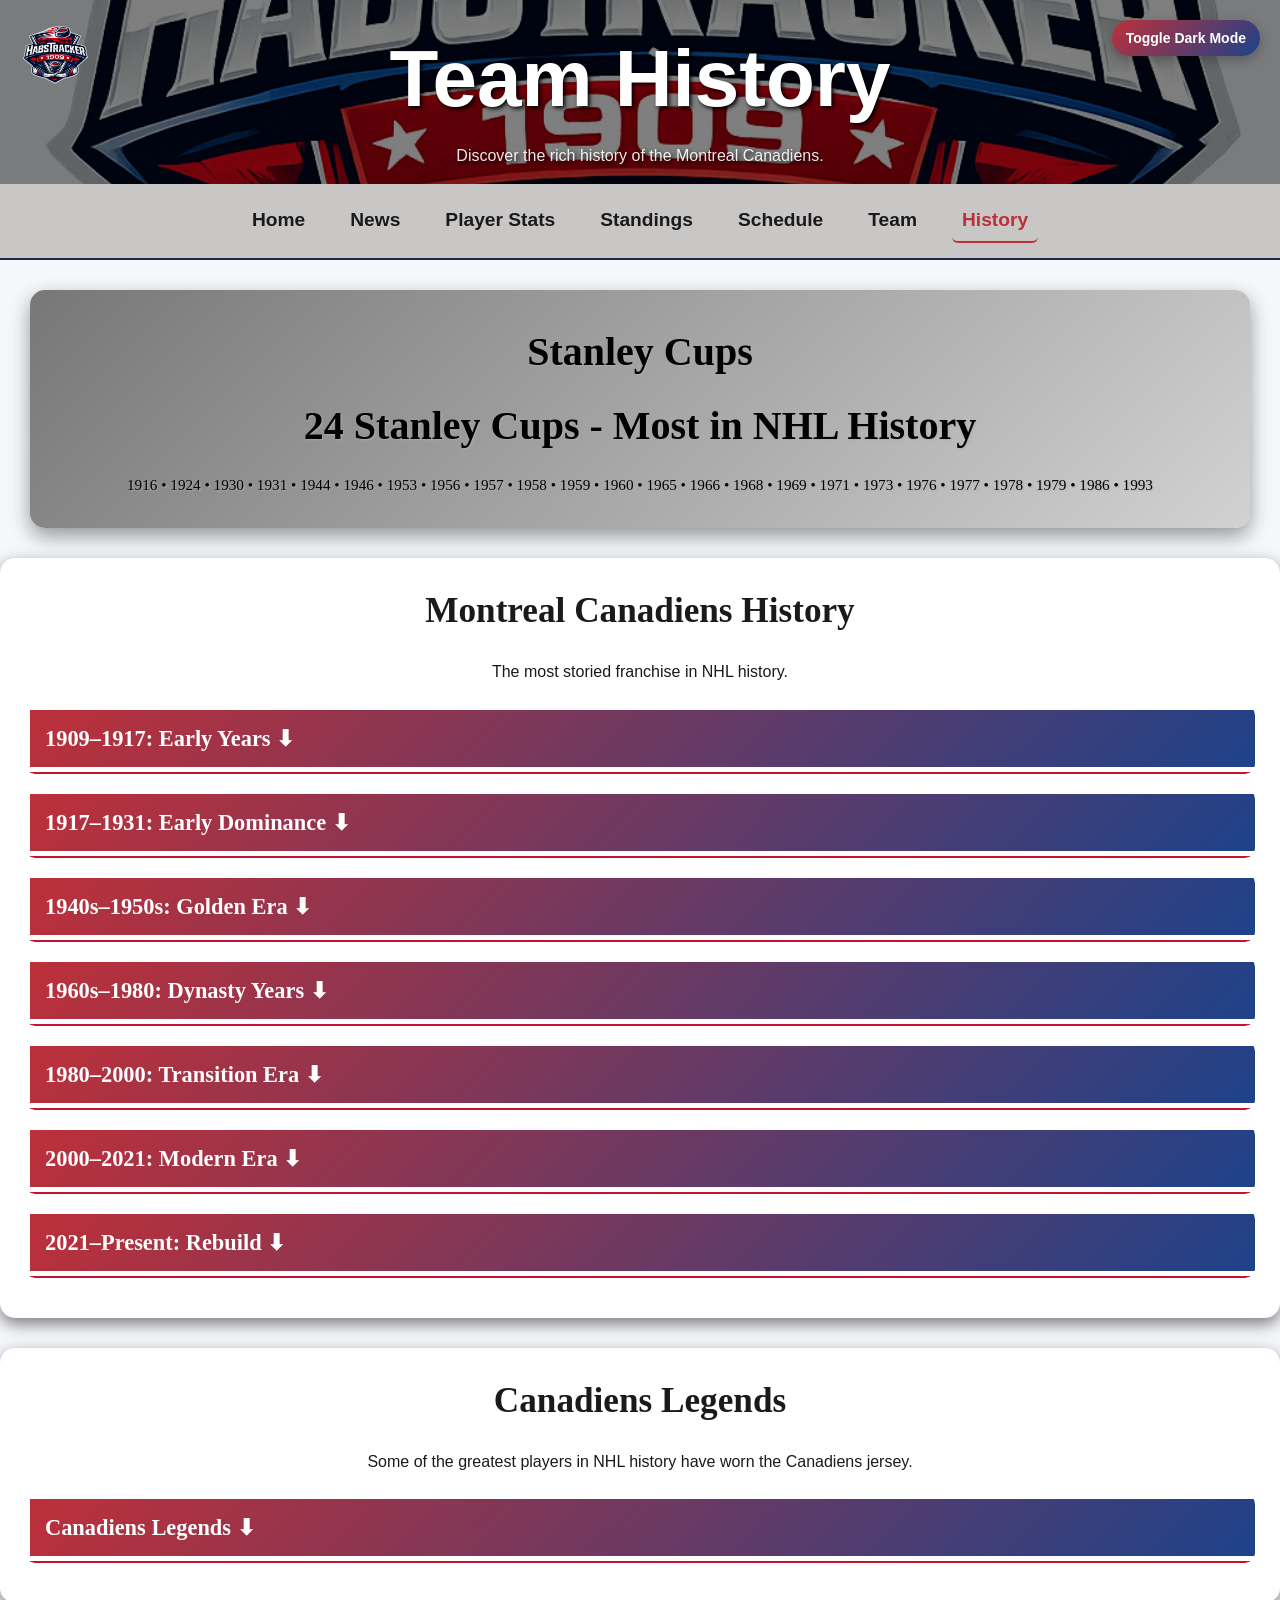
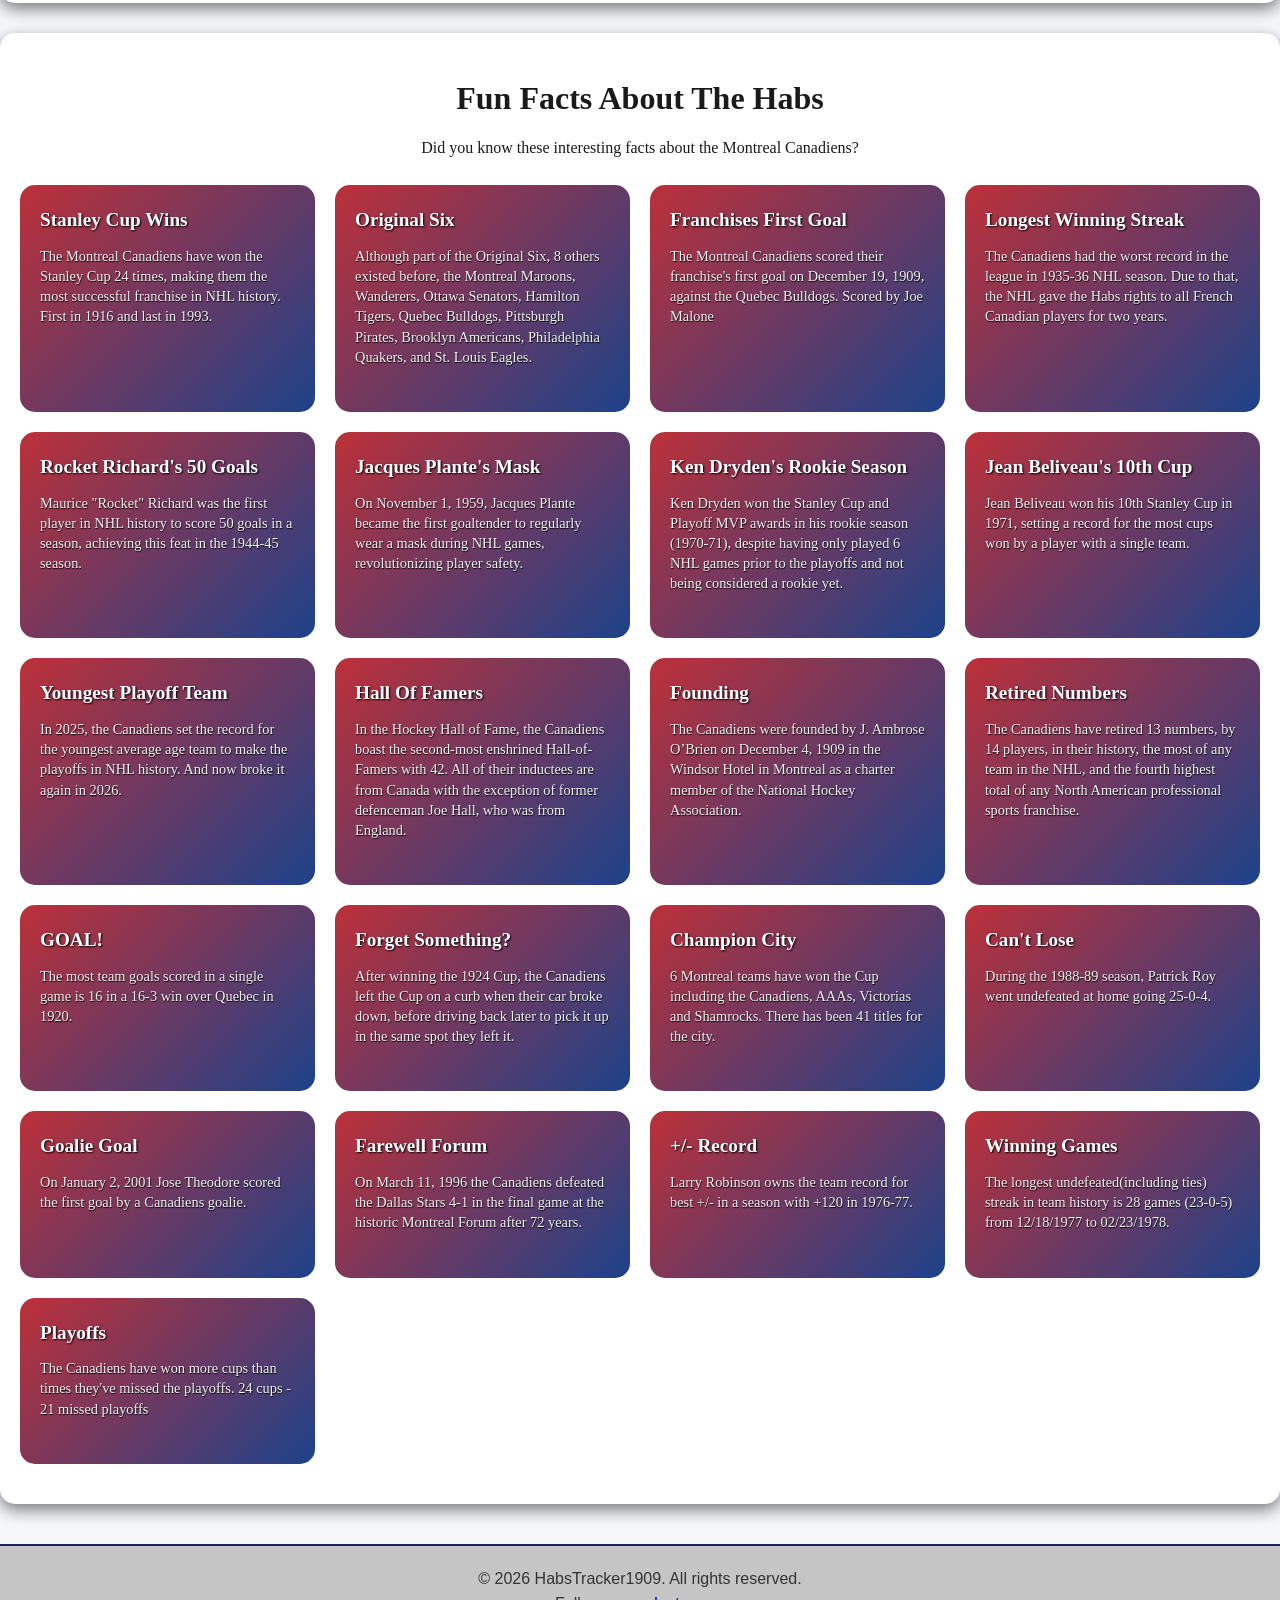
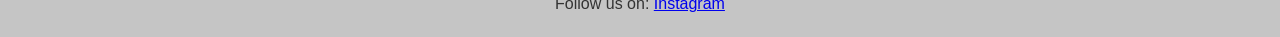
<file: history.html>
<!DOCTYPE html>
<html lang="en">
<script src="theme.js"></script>

<head>
    <script>
        (function () {
            const theme = sessionStorage.getItem("theme");

            if (theme === "dark") {
                document.documentElement.classList.add("dark-mode");
            }
        })();

        
    </script>
    <meta charset="UTF-8">
    <meta name="viewport" content="width=device-width, initial-scale=1.0">
    <title>History</title>
    <link rel="stylesheet" href="style.css">
</head>


<body>

<header style="background-image: url('HabsTracker1909Logo.png'); background-size: cover; background-position: center;">
    <div class="header-overlay">
        <img src="HabsTracker1909Logo.png" alt="Logo" class="top-logo">
        <h1>Team History</h1>
        <p class="tagline">Discover the rich history of the Montreal Canadiens.</p>
        <button class="theme-btn" type="button" onclick="toggleDarkMode()">
                Toggle Dark Mode
        </button>
    </div>
</header>

<nav>
    <a href="index.html">Home</a>
    <a href="news.html">News</a>
    <a href="player-stats.html">Player Stats</a>
    <a href="standings.html">Standings</a>
    <a href="schedule.html">Schedule</a>
    <a href="team.html">Team</a>
    <a href="history.html" class="active">History</a>
</nav>

<main>
    <section class="cup-banner">
    <h2>Stanley Cups</h2>

    <div class="cup-count">
        24 Stanley Cups - Most in NHL History
    </div>

    <div class="cup-years">
        1916 • 1924 • 1930 • 1931 • 1944 • 1946 • 1953 • 1956 • 1957 • 1958 • 1959 • 1960 • 
        1965 • 1966 • 1968 • 1969 • 1971 • 1973 • 1976 • 1977 • 1978 • 1979 • 1986 • 1993
    </div>
</section>

<section class="history">
    <h2 class="history-title">Montreal Canadiens History</h2>
    <p class="history-description">The most storied franchise in NHL history.</p>

    <!-- ERA 1 -->
    <div class="era">
        <button class="era-header">1909–1917: Early Years  ⬇</button>
        <div class="era-content">
            <p>Founded in 1909 in the Windsor Hotel as part of the NHA.</p>
            <p><strong>Key Players:</strong> Newsy Lalonde, Didier Pitre, Jack Laviolette</p>
            <p><strong>Stanley Cups:</strong> 1916</p>
        </div>
    </div>

    <!-- ERA 2 -->
    <div class="era">
        <button class="era-header">1917–1931: Early Dominance  ⬇</button>
        <div class="era-content">
            <p>The Canadiens became an early NHL powerhouse. Overcoming challenges from key players Joe Hall(Spanish Flu - 37) and Georges Vezina(Tuberculosis - 39) Passing away.</p>
            <p><strong>Key Players:</strong> Georges Vezina, Newsy Lalonde, Howie Morenz, Aurel Joliat, Joe Malone</p>
            <p><strong>Stanley Cups:</strong> 1924, 1930, 1931</p>
        </div>
    </div>

    <!-- ERA 3 -->
    <div class="era">
        <button class="era-header">1940s–1950s: Golden Era  ⬇</button>
        <div class="era-content">
            <p>The Canadiens experienced a golden era during the 1940s and 1950s, winning multiple Stanley Cups and solidifying their legacy. Winning 5 straight Stanley Cups from 1956 to 1960.
                During the 1944-45 season, Maurice "Rocket" Richard became the first player to score 50 goals in a season, and on November 1, 1959, Jacques Plante became the first goaltender to regularly wear a mask, revolutionizing the position and improving player safety.
            </p>
            <p><strong>Key Players:</strong> Maurice "Rocket" Richard, Jean Beliveau, Doug Harvey, Bernie Geoffrion, Jacques Plante</p>
            <p><strong>Stanley Cups:</strong> 1944, 1946, 1953, 1956, 1957, 1958, 1959</p>
        </div>
    </div>

    <!-- ERA 4 -->
    <div class="era">
        <button class="era-header">1960s–1980: Dynasty Years  ⬇</button>
        <div class="era-content">
            <p>The Canadiens continued to be a dominant force in the NHL during the 1960s and 1970s, winning 11 more Stanley Cups. Including 4 in a row. Goaltender Ken Dryden won the Stanley Cup and Playoff MVP awards before being considered a rookie, he had only played 6 nhl games. Jean Beliveau and Henri Richard won their 10th Stanley Cup together in 1971.</p>
            <p><strong>Key Players:</strong> Guy Lafleur, Ken Dryden, Larry Robinson, Bob Gainey, Henri Richard, Yvan Cournoyer</p>
            <p><strong>Stanley Cups:</strong> 1960, 1965, 1966, 1968, 1969, 1971, 1973, 1976, 1977, 1978, 1979</p>
        </div>
    </div>

    <!-- ERA 5 -->
    <div class="era">
        <button class="era-header">1980–2000: Transition Era  ⬇</button>
        <div class="era-content">
            <p>Post 1980 was a period of transition for the Canadiens, with the team experiencing some success but mostly challenges. Jean Beliveau won his league record 17th Stanley Cup as a member of the team's staff in 1993.</p>
            <p><strong>Key Players:</strong> Patrick Roy, Vincent Damphousse, Kirk Muller, Guy Carbonneau, Mats Naslund, Stephane Richer</p>
            <p><strong>Stanley Cups:</strong> 1986, 1993</p>
        </div>
    </div>

    <!-- ERA 6 -->
    <div class="era">
        <button class="era-header">2000–2021: Modern Era  ⬇</button>
        <div class="era-content">
            <p>In the 21st century, the Canadiens have faced ups and downs, with a focus on rebuilding and developing young talent. No cups wins and only one finals appearance in 2021. On March 12, 2019 Carey Price passed Jacques Plante for the most wins by a habs goaltender with 315</p>
            <p><strong>Key Players:</strong> Carey Price, P.K. Subban, Max Pacioretty, Brendan Gallagher, Shea Weber, Tomas Plekanec</p>
            <p><strong>Stanley Cups:</strong> None</p>
        </div>
    </div>

    <!-- ERA 7 -->
    <div class="era">
        <button class="era-header">2021–Present: Rebuild  ⬇</button>
        <div class="era-content">
            <p>The Canadiens are coming out of a rebuilding phase, focusing on developing young talent and building a competitive team for the future. They set the record for youngest average age team to make the playoffs in 2025.</p>
            <p><strong>Key Players:</strong> Cole Caufield, Nick Suzuki, Juraj Slafkovsky, Lane Hutson, Brendan Gallagher</p>
            <p><strong>Stanley Cups:</strong> None (yet)</p>
        </div>
    </div>

    
</div>

</section>

<section class="legends-section">
    <h2 class="legends-title">Canadiens Legends</h2>
    <p class="history-description">Some of the greatest players in NHL history have worn the Canadiens jersey.</p>

<!-- LEGENDS DROPDOWN -->
<div class="era">
    <button class="era-header">
    Canadiens Legends ⬇
</button>

    
    

    <div class="era-content">
        <p class="legend-description">These Players Have a combined 4446 goals, 10,573 points, 101 Stanley Cups, 1708 wins(goalies) in the NHL(all teams)</p>

        <div class="legend-grid">

            <div class="legend-card">
                <div class="legend-name">Maurice "Rocket" Richard</div>
                <div class="legend-info">544 Goals • 966 Points • 8 Cups</div>
            </div>

            <div class="legend-card">
                <div class="legend-name">Jean Béliveau</div>
                <div class="legend-info">507 Goals • 1219 Points • 10 Cups • Player</div>
                <div class="legend-info">7 Cups • Staff</div>
            </div>

            <div class="legend-card">
                <div class="legend-name">Guy Lafleur</div>
                <div class="legend-info">518 Goals • 1246 Points • 5 Cups (with Montreal)</div>
            </div>

            <div class="legend-card">
                
                <div class="legend-name">Patrick Roy</div>
                <div class="legend-info">289 Wins • 3 Vezinas • 2 Cups</div>
            </div>

            <div class="legend-card">
                <div class="legend-name">Ken Dryden</div>
                <div class="legend-info">258 Wins • 6 Cups • 5 Conn Smythes</div>
            </div>

            <div class="legend-card">
                <div class="legend-name">Henri Richard</div>
                <div class="legend-info">1046 Points • 11 Cups • "Pocket Rocket"</div>
            </div>

            <div class="legend-card">
                <div class="legend-name">Doug Harvey</div>
                <div class="legend-info">447 Points(with Montreal) • 7 Cups • 6 Norris Trophies</div>
            </div>

            <div class="legend-card">
                <div class="legend-name">Bernie Geoffrion</div>
                <div class="legend-info">768 Points(with Montreal) • 6 Cups • "Boom Boom"</div>
            </div>

            <div class="legend-card">
                <div class="legend-name">Yvan Cournoyer</div>
                <div class="legend-info">863 Points • 10 Cups • "Roadrunner"</div>
            </div>

            <div class="legend-card">
                <div class="legend-name">Bob Gainey</div>
                <div class="legend-info">1160 Games • 501 Points • 5 Cups • Defensive Forward</div>
            </div>

            <div class="legend-card">
                <div class="legend-name">Jacques Plante</div>
                <div class="legend-info">314 Wins • 6 Cups • 7 Vezinas</div>
            </div>

            <div class="legend-card">
                <div class="legend-name">Aurel Joliat</div>
                <div class="legend-info">270 Goals • 460 Points • 2 Cups • Early Star</div>
            </div>
            <div class="legend-card">
                <div class="legend-name">Howie Morenz</div>
                <div class="legend-info">467 Points • 3 Cups • Early Star</div>
            </div>

            <div class="legend-card">
                <div class="legend-name">Georges Vezina</div>
                <div class="legend-info">104 Wins • 1 Cup • Vezina Trophy Named After Him</div>
            </div>

            <div class="legend-card">
                <div class="legend-name">Carey Price</div>
                <div class="legend-info">361 Wins • 1 Hart • 1 Vezina • .917 SV% • 2.51 GAA</div>
            </div>

            <div class="legend-card">
                <div class="legend-name">Larry Robinson</div>
                <div class="legend-info">1017 Points • 6 Cups • 2 Norris Trophies</div>
            </div>

            <div class="legend-card">
                <div class="legend-name">Jacques Lemaire</div>
                <div class="legend-info">835 Points • 8 Cups • Hall of Fame</div>
            </div>
            <div class="legend-card">
                <div class="legend-name">Elmer Lach</div>
                <div class="legend-info">623 Points • 3 Cups • Part of Famous Punch Line</div>
            </div>

        </div>
        </div>

    </div>
</section>

<section class="Fun-facts">
    <h2>Fun Facts About The Habs</h2>
    <p>Did you know these interesting facts about the Montreal Canadiens?</p>
    <div class="facts">
        <div class="fact-grid">
            <div class="fact-card">
                <h3>Stanley Cup Wins</h3>
                <p>The Montreal Canadiens have won the Stanley Cup 24 times, making them the most successful franchise in NHL history. First in 1916 and last in 1993.</p>
            </div>
            <div class="fact-card">
                <h3>Original Six</h3>
                <p>Although part of the Original Six, 8 others existed before, the Montreal Maroons, Wanderers, Ottawa Senators, Hamilton Tigers, Quebec Bulldogs, Pittsburgh Pirates, Brooklyn Americans, Philadelphia Quakers, and St. Louis Eagles.</p>
            </div>
            <div class="fact-card">
                <h3>Franchises First Goal</h3>
                <p>The Montreal Canadiens scored their franchise's first goal on December 19, 1909, against the Quebec Bulldogs. Scored by Joe Malone</p>
            </div>
            <div class="fact-card">
                <h3>Longest Winning Streak</h3>
                <p>The Canadiens had the worst record in the league in 1935-36 NHL season. Due to that,
                     the NHL gave the Habs rights to all French Canadian players for two years.</p>
            </div>
            <div class="fact-card">
                <h3>Rocket Richard's 50 Goals</h3>
                <p>Maurice "Rocket" Richard was the first player in NHL history to score 50 goals in a season, achieving this feat in the 1944-45 season.</p>
            </div>
            <div class="fact-card">
                <h3>Jacques Plante's Mask</h3>
                <p>On November 1, 1959, Jacques Plante became the first goaltender to regularly wear a mask during NHL games, revolutionizing player safety.</p>
            </div>
            <div class="fact-card">
                <h3>Ken Dryden's Rookie Season</h3>
                <p>Ken Dryden won the Stanley Cup and Playoff MVP awards in his rookie season (1970-71), despite having only played 6 NHL games prior to the playoffs and not being considered a rookie yet.</p>
            </div>
            <div class="fact-card">
                <h3>Jean Beliveau's 10th Cup</h3>
                <p>Jean Beliveau won his 10th Stanley Cup in 1971, setting a record for the most cups won by a player with a single team.</p>
            </div>
            <div class="fact-card">
                <h3>Youngest Playoff Team</h3>
                <p>In 2025, the Canadiens set the record for the youngest average age team to make the playoffs in NHL history. And now broke it again in 2026.</p>
            </div>
            <div class="fact-card">
                <h3>Hall Of Famers</h3>
                <p>In the Hockey Hall of Fame, the Canadiens boast the second-most enshrined Hall-of-Famers with 42. 
                    All of their inductees are from Canada with the exception of former defenceman Joe Hall, who was from England.</p>
            </div>
            <div class="fact-card">
                <h3>Founding</h3>
                <p>The Canadiens were founded by J. Ambrose O’Brien on December 4, 1909 in the Windsor Hotel in Montreal as a charter member of the National Hockey Association.</p>
            </div>
            <div class="fact-card">
                <h3>Retired Numbers</h3>
                <p>The Canadiens have retired 13 numbers, by 14 players, in their history, the most of any team in the NHL, and the fourth highest total of any North American professional sports franchise.</p>
            </div>
            <div class="fact-card">
                <h3>GOAL!</h3>
                <p>The most team goals scored in a single game is 16 in a 16-3 win over Quebec in 1920.</p>
            </div>
            <div class="fact-card">
                <h3>Forget Something?</h3>
                <p>After winning the 1924 Cup, the Canadiens left the Cup on a curb when their car broke down, before driving back later to pick it up in the same spot they left it.</p>
            </div>
            <div class="fact-card">
                <h3>Champion City</h3>
                <p>6 Montreal teams have won the Cup including the Canadiens, AAAs, Victorias and Shamrocks. There has been 41 titles for the city.</p>
            </div>
            <div class="fact-card">
                <h3>Can't Lose</h3>
                <p>During the 1988-89 season, Patrick Roy went undefeated at home going 25-0-4.</p>
            </div>
            <div class="fact-card">
                <h3>Goalie Goal</h3>
                <p>On January 2, 2001 Jose Theodore scored the first goal by a Canadiens goalie.</p>
            </div>
            <div class="fact-card">
                <h3>Farewell Forum</h3>
                <p>On March 11, 1996 the Canadiens defeated the Dallas Stars 4-1 in the final game at the historic Montreal Forum after 72 years.</p>
            </div>
            <div class="fact-card">
                <h3>+/- Record</h3>
                <p>Larry Robinson owns the team record for best +/- in a season with +120 in 1976-77.</p>
            </div>
            <div class="fact-card">
                <h3>Winning Games</h3>
                <p>The longest undefeated(including ties) streak in team history is 28 games (23-0-5) from 12/18/1977 to 02/23/1978.</p>
             </div>
             <div class="fact-card">
                <h3>Playoffs</h3>
                <p>The Canadiens have won more cups than times they've missed the playoffs. 24 cups - 21 missed playoffs</p>
             </div>
            
    </div>
</section>
</main>

<script>
document.querySelectorAll(".era-header").forEach(button => {

    button.addEventListener("click", () => {

        button.parentElement.classList.toggle("active");

    });

});


function toggleEra(button) {
    const content = button.nextElementSibling;

    if (content.style.maxHeight) {
        content.style.maxHeight = null;
        button.innerHTML = "Canadiens Legends ⬇";
    } else {
        content.style.maxHeight = content.scrollHeight + "px";
        button.innerHTML = "Canadiens Legends ⬆";
    }
}


</script>

<footer>
    <p>&copy; 2026 HabsTracker1909. All rights reserved.</p>
    <p>Follow us on: <a href="https://www.instagram.com/habstracker1909/" target="_blank">Instagram</a></p>
</footer>

</body>
</html>
</file>
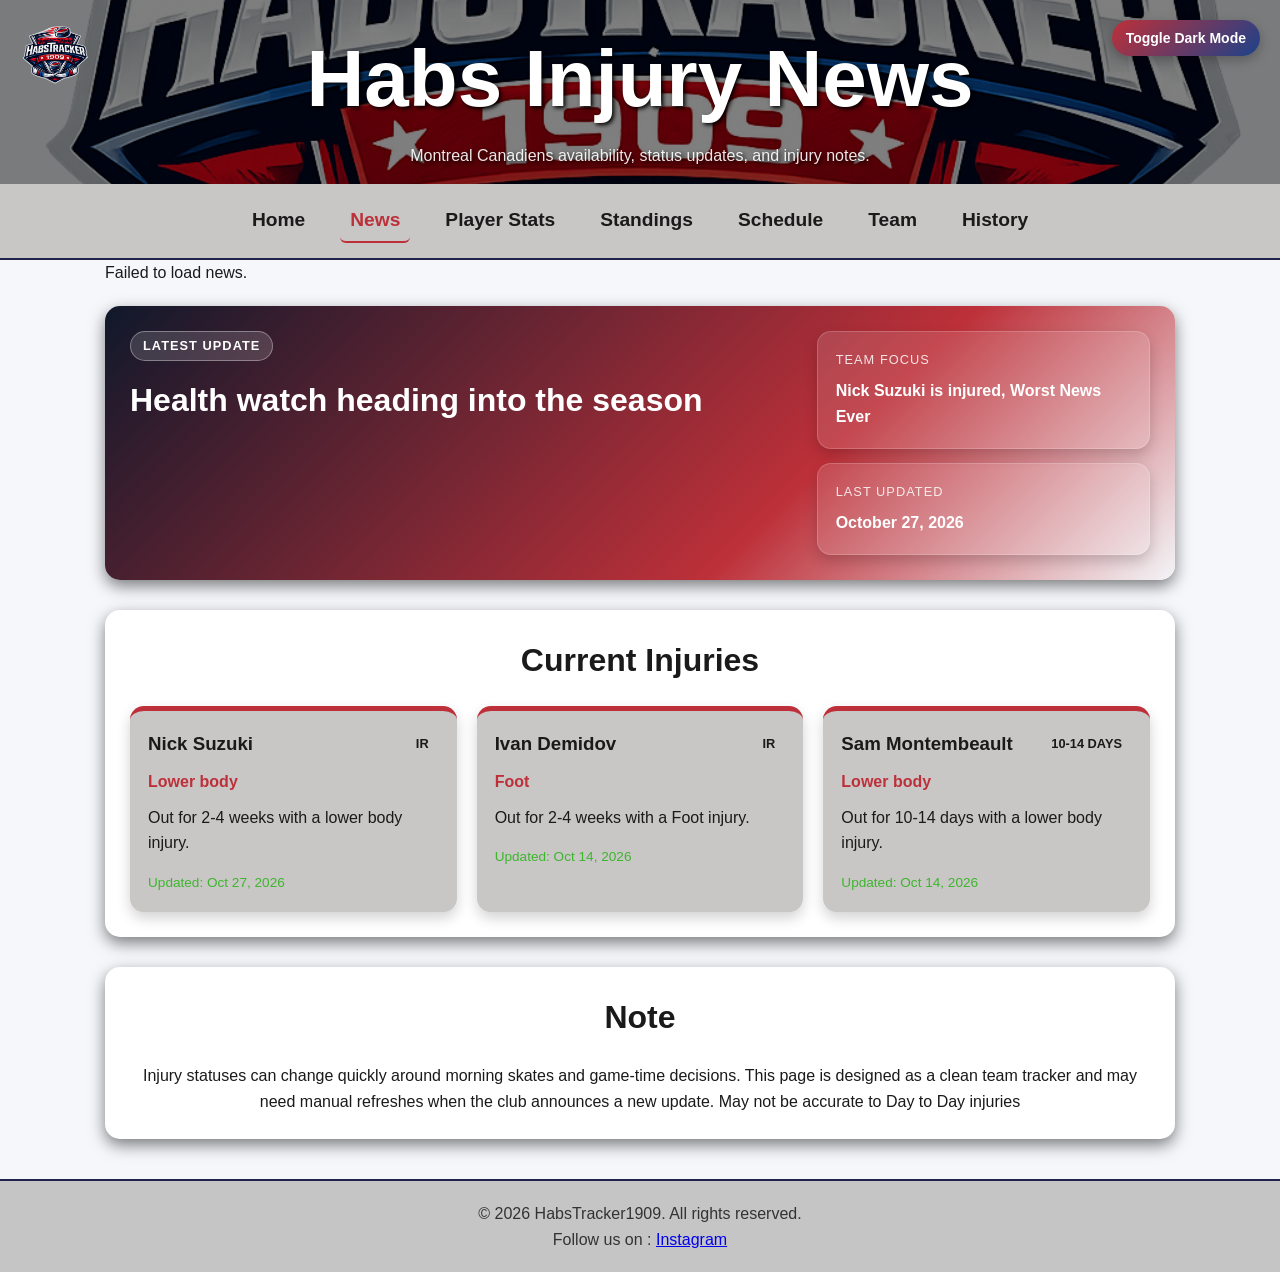
<file: news.html>
<!DOCTYPE html>
<html lang="en">
<script src="theme.js"></script>

<head>
    <script>
        (function () {
            const theme = sessionStorage.getItem("theme");

            if (theme === "dark") {
                document.documentElement.classList.add("dark-mode");
            }
        })();
    </script>
    <meta charset="UTF-8">
    <meta name="viewport" content="width=device-width, initial-scale=1.0">
    <title>Habs Injury News</title>
    <link rel="stylesheet" href="style.css">
    
</head>


<body>
    <header
        style="background-image: url('HabsTracker1909Logo.png'); background-size: cover; background-position: center;">
        <div class="header-overlay">
            <img src="HabsTracker1909Logo.png" alt="Logo" class="top-logo">
            <h1>Habs Injury News</h1>
            <p class="tagline">Montreal Canadiens availability, status updates, and injury notes.</p>
            <button class="theme-btn" type="button" onclick="toggleDarkMode()">
                Toggle Dark Mode
            </button>
        </div>
    </header>

    <nav>
        <a href="index.html">Home</a>
        <a href="news.html" class="active">News</a>
        <a href="player-stats.html">Player Stats</a>
        <a href="standings.html">Standings</a>
        <a href="schedule.html">Schedule</a>
        <a href="team.html">Team</a>
        <a href="history.html">History</a>
    </nav>

    <main class="container">

        <div id="news-container">
            <p>Loading News...</p>
        </div>




        <section class="news-highlight">
            <div class="news-highlight-copy">
                <span class="news-label">Latest Update</span>
                <h2>Health watch heading into the season</h2>
                <p>
                     
                </p>
            </div>
            <div class="news-highlight-meta">
                <div class="meta-card">
                    <span class="meta-title">Team Focus</span>
                    <strong>Nick Suzuki is injured, Worst News Ever</strong>
                </div>
                <div class="meta-card">
                    <span class="meta-title">Last Updated</span>
                    <strong>October 27, 2026</strong>
                </div>
            </div>
        </section>

        <section>
            <h2>Current Injuries</h2>
            <div id="injury-news-grid" class="injury-news-grid">


            </div>

        </section>

        <section class="injury-disclaimer">
            <h2>Note</h2>
            <p>

                Injury statuses can change quickly around morning skates and game-time decisions. This page is designed
                as a clean team tracker and may need manual refreshes when the club announces a new update. May not be
                accurate to
                Day to Day injuries
            </p>
        </section>



        <script>
            async function fetchNews() {
                try {
                    const res = await fetch("https://site.api.espn.com/apis/site/v2/sports/hockey/nhl/news");
                    const data = await res.json();

                    const allArticles = data.articles || [];

                    let habsArticles = allArticles.filter(article =>
                        article.categories?.some(cat =>
                            cat.type === "team" &&
                            cat.description === "Montreal Canadiens"
                        )
                        || (article.headline + " " + (article.description || ""))
                            .toLowerCase()
                            .includes("canadiens")
                        || (article.headline + " " + (article.description || ""))
                            .toLowerCase()
                            .includes("montreal")
                    );

                    const articlesToDisplay = habsArticles.length ? habsArticles : allArticles;

                    const container = document.getElementById("news-container");

                    if (!articlesToDisplay.length) {
                        container.innerHTML = "<p>No news available.</p>";
                        return;
                    }

                    let html = "";

                    articlesToDisplay.slice(0, 10).forEach(article => {
                        const title = article.headline;
                        const description = article.description || "";
                        const image = article.images?.[0]?.url || "";
                        const link = article.links?.web?.href || "#";

                        html += `
                <a href="${link}" target="_blank" class="news-card">
                    <img src="${image}" alt="">
                    <div class="news-content">
                        <h3>${title}</h3>
                        <p>${description}</p>
                    </div>
                </a>
            `;
                    });

                    container.innerHTML = html;

                } catch (err) {
                    console.error(err);
                    document.getElementById("news-container").innerHTML =
                        "<p>Failed to load news.</p>";
                }
            }

            fetchNews();
            setInterval(fetchNews, 21600000); // refresh every 6 hours
        </script>



    </main>

    <footer>
        <p>&copy; 2026 HabsTracker1909. All rights reserved.</p>
        <p>Follow us on : <a href="https://www.instagram.com/habstracker1909/" target="_blank">Instagram</a></p>
    </footer>

    <script>
        const fallbackInjuries = [

            {
                player: "Nick Suzuki",
                status: "IR",
                issue: "Lower body",
                detail: "Out for 2-4 weeks with a lower body injury.",
                updated: "Oct 27, 2026"
            },
            {
                player: "Ivan Demidov ",
                status: "IR",
                issue: "Foot",
                detail: "Out for 2-4 weeks with a Foot injury.",
                updated: "Oct 14, 2026"
            },
            
            {
                player: "Sam Montembeault",
                status: "10-14 days",
                issue: "Lower body",
                detail: "Out for 10-14 days with a lower body injury.",
                updated: "Oct 14, 2026"
            },
            

            

        ];

        function renderInjuries(injuries) {
            const grid = document.getElementById('injury-news-grid');
            grid.innerHTML = injuries.map(item => `
                <article class="injury-card">
                    <div class="injury-card-top">
                        <h3>${item.player}</h3>
                        <span class="injury-status ${item.status.toLowerCase().replace(/[^a-z]+/g, '-')}">${item.status}</span>
                    </div>
                    <p class="injury-issue">${item.issue}</p>
                    <p>${item.detail}</p>
                    <p class="injury-updated">Updated: ${item.updated}</p>
                </article>
                
            `).join('');

        }

        renderInjuries(fallbackInjuries);


    </script>
</body>

</html>
</file>
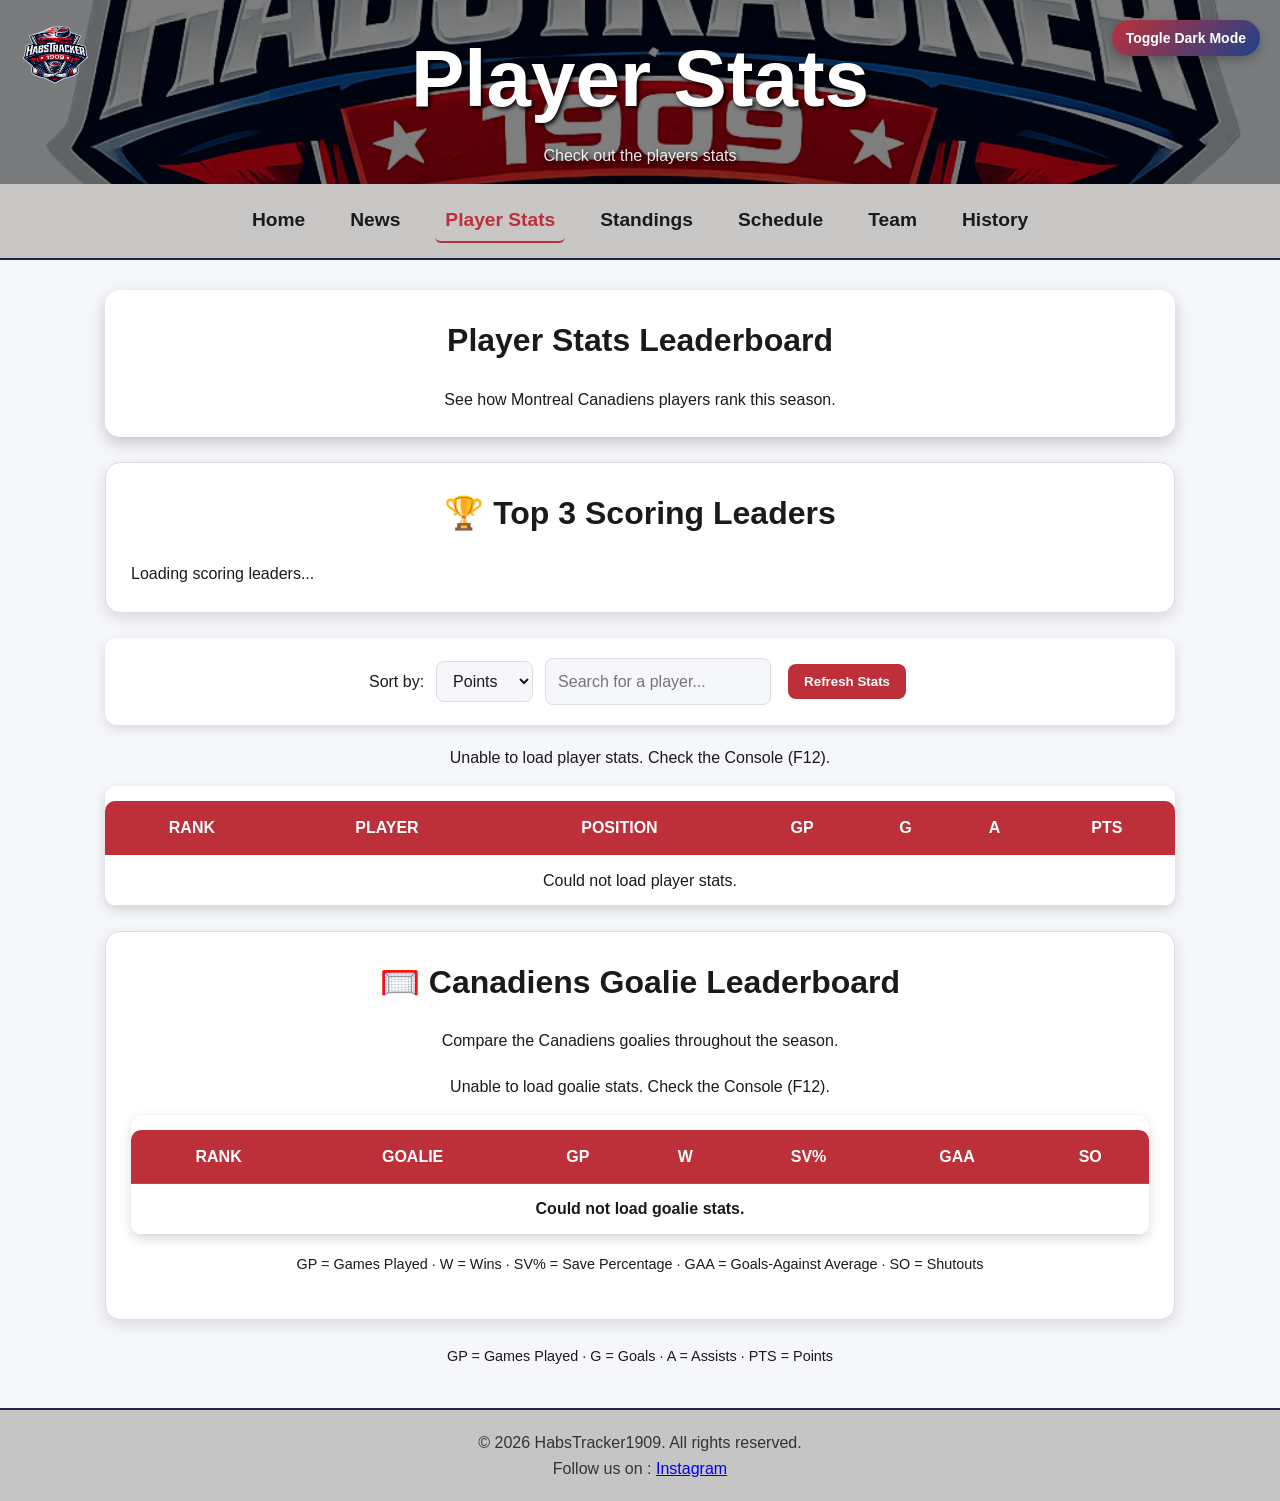
<file: player-stats.html>
<!DOCTYPE html>
<html lang="en">

<head>
    <meta charset="UTF-8">
    <meta name="viewport" content="width=device-width, initial-scale=1.0">
    <title>Player Stats | HabsTracker1909</title>

    <link rel="stylesheet" href="style.css">
    <script src="theme.js" defer></script>

</head>

<body>
    <header style="background-image: url('HabsTracker1909Logo.png');
           background-size: cover;
           background-position: center;">
        <div class="header-overlay">
            <img src="HabsTracker1909Logo.png" alt="Logo" class="top-logo">
            <h1 class="title">Player Stats</h1>
            <p class="tagline">Check out the players stats</p>
            <button class="theme-btn" type="button" onclick="toggleDarkMode()">
                Toggle Dark Mode
            </button>


        </div>
    </header>

    <nav>
        <a href="index.html">Home</a>
        <a href="news.html">News</a>
        <a href="player-stats.html" class="active">Player Stats</a>
        <a href="standings.html">Standings</a>
        <a href="schedule.html" >Schedule</a>
        <a href="team.html">Team</a>
        <a href="history.html">History</a>
    </nav>

    <main class="player-stats-page">
        <section class="leaderboard-intro">
            <h2>Player Stats Leaderboard</h2>
            <p>See how Montreal Canadiens players rank this season.</p>
        </section>


        <section class="top-scorers">
            <h2>🏆 Top 3 Scoring Leaders</h2>

            <div id="top-scorers-container" class="top-scorers-grid">
                <p>Loading scoring leaders...</p>
            </div>
        </section>

        <section class="leaderboard-controls">
            <label for="stat-category">Sort by:</label>
            <select id="stat-category">
                <option value="points">Points</option>
                <option value="goals">Goals</option>
                <option value="assists">Assists</option>
            </select>

            <input type="search" id="player-search" placeholder="Search for a player..."
                aria-label="Search for a player">

            <button id="refresh-stats" type="button">
                Refresh Stats
            </button>
        </section>

        

        <p id="stats-status" role="status">Loading player stats...</p>

        <div class="leaderboard-table-wrap">
            <table class="leaderboard-table">
                <thead>
                    <tr>
                        <th>Rank</th>
                        <th>Player</th>
                        <th>Position</th>
                        <th>GP</th>
                        <th>G</th>
                        <th>A</th>
                        <th>PTS</th>
                    </tr>
                </thead>
                <tbody id="leaderboard-body">
                    <tr>
                        <td colspan="7">Loading players...</td>
                    </tr>
                </tbody>
            </table>
        </div>

        <section class="goalie-leaderboard">
            <h2>🥅 Canadiens Goalie Leaderboard</h2>
            <p class="goalie-description">
                Compare the Canadiens goalies throughout the season.
            </p>

            <p id="goalie-status" role="status">
                Loading goalie stats...
            </p>

            <div class="leaderboard-table-wrap">
                <table class="leaderboard-table">
                    <thead>
                        <tr>
                            <th>Rank</th>
                            <th>Goalie</th>
                            <th>GP</th>
                            <th>W</th>
                            <th>SV%</th>
                            <th>GAA</th>
                            <th>SO</th>
                        </tr>
                    </thead>
                    <tbody id="goalie-leaderboard-body">
                        <tr>
                            <td colspan="7">Loading goalies...</td>
                        </tr>
                    </tbody>
                </table>
            </div>

            <p class="leaderboard-note">
                GP = Games Played · W = Wins · SV% = Save Percentage ·
                GAA = Goals-Against Average · SO = Shutouts
            </p>
        </section>



        <p class="leaderboard-note">
            GP = Games Played · G = Goals · A = Assists · PTS = Points
        </p>
    </main>

    <footer>
        <p>&copy; 2026 HabsTracker1909. All rights reserved.</p>
        <p>Follow us on : <a href="https://www.instagram.com/habstracker1909/" target="_blank">Instagram</a></p>
    </footer>

    <script>
        const API_URL =
            "https://proxy.cors.dev/https://api-web.nhle.com/v1/club-stats/MTL/now";

        const leaderboardBody = document.getElementById("leaderboard-body");
        const statusMessage = document.getElementById("stats-status");
        const categorySelect = document.getElementById("stat-category");
        const searchInput = document.getElementById("player-search");
        const refreshButton = document.getElementById("refresh-stats");

        let playerStats = [];

        async function loadPlayerStats() {
            statusMessage.textContent = "Loading Canadiens player stats...";
            refreshButton.disabled = true;

            try {
                const response = await fetch(API_URL);

                if (!response.ok) {
                    throw new Error(`NHL API error: ${response.status}`);
                }

                const data = await response.json();

                console.log("NHL player stats response:", data);

                if (!Array.isArray(data.skaters)) {
                    throw new Error("The response did not contain a skaters list.");
                }

                playerStats = data.skaters.map(player => {
                    const firstName =
                        player.firstName?.default ??
                        player.firstName ??
                        "";

                    const lastName =
                        player.lastName?.default ??
                        player.lastName ??
                        "";

                    return {
                        name: `${firstName} ${lastName}`.trim() ||
                            player.name?.default ||
                            player.name ||
                            `Player ${player.playerId}`,
                        position: player.positionCode || "—",
                        games: Number(player.gamesPlayed ?? 0),
                        goals: Number(player.goals ?? 0),
                        assists: Number(player.assists ?? 0),
                        points: Number(
                            player.points ??
                            ((player.goals ?? 0) + (player.assists ?? 0))
                        )
                    };
                });

                statusMessage.textContent =
                    `Loaded stats for ${playerStats.length} Canadiens skaters.`;


                function renderTopScorers() {
                    const container = document.getElementById("top-scorers-container");

                    if (!container) return;

                    const topThree = [...playerStats]
                        .sort((a, b) => b.points - a.points)
                        .slice(0, 3);

                    container.replaceChildren();

                    if (topThree.length === 0) {
                        container.textContent = "No scoring data available.";
                        return;
                    }

                    const medals = ["1", "2", "3"];

                    topThree.forEach((player, index) => {
                        const card = document.createElement("div");
                        card.className = "scorer-card";

                        const rank = document.createElement("div");
                        rank.className = "scorer-rank";
                        rank.textContent = medals[index];

                        const name = document.createElement("div");
                        name.className = "scorer-name";
                        name.textContent = player.name;

                        const points = document.createElement("div");
                        points.className = "scorer-points";
                        points.textContent = player.points;

                        const label = document.createElement("div");
                        label.className = "scorer-label";
                        label.textContent = "POINTS";

                        const details = document.createElement("div");
                        details.className = "scorer-details";
                        details.textContent =
                            `${player.goals} G · ${player.assists} A`;

                        card.append(rank, name, points, label, details);
                        container.appendChild(card);
                    });
                }


                renderTopScorers();
                renderLeaderboard();

            } catch (error) {
                console.error("Player stats error:", error);

                statusMessage.textContent =
                    "Unable to load player stats. Check the Console (F12).";

                leaderboardBody.innerHTML =
                    '<tr><td colspan="7">Could not load player stats.</td></tr>';

            } finally {
                refreshButton.disabled = false;
            }
        }

        function renderLeaderboard() {
            const searchTerm = searchInput.value.trim().toLowerCase();
            const category = categorySelect.value;

            const sortProperty = {
                points: "points",
                goals: "goals",
                assists: "assists"
            }[category] || "points";

            const filteredPlayers = playerStats
                .filter(player =>
                    player.name.toLowerCase().includes(searchTerm)
                )
                .sort((a, b) => b[sortProperty] - a[sortProperty]);

            leaderboardBody.replaceChildren();

            if (filteredPlayers.length === 0) {
                leaderboardBody.innerHTML =
                    '<tr><td colspan="7">No matching players found.</td></tr>';
                return;
            }

            filteredPlayers.forEach((player, index) => {
                const row = document.createElement("tr");

                [
                    index + 1,
                    player.name,
                    player.position,
                    player.games,
                    player.goals,
                    player.assists,
                    player.points
                ].forEach(value => {
                    const cell = document.createElement("td");
                    cell.textContent = value;
                    row.appendChild(cell);
                });

                leaderboardBody.appendChild(row);
            });
        }

        const GOALIE_API_URL =
            "https://proxy.cors.dev/https://api.nhle.com/stats/rest/en/goalie/summary?cayenneExp=seasonId%3D20262027%20and%20teamAbbrevs%3D%27MTL%27&sort=wins&limit=50";

        const goalieBody =
            document.getElementById("goalie-leaderboard-body");

        const goalieStatus =
            document.getElementById("goalie-status");

        async function loadGoalieStats() {
            goalieStatus.textContent = "Loading goalie stats...";

            try {
                const response = await fetch(GOALIE_API_URL);

                if (!response.ok) {
                    throw new Error(`Goalie API error: ${response.status}`);
                }

                const result = await response.json();

                console.log("NHL goalie stats response:", result);

                if (!Array.isArray(result.data)) {
                    throw new Error("The response did not contain goalie data.");
                }

                const goalies = result.data
                    .filter(goalie =>
                        goalie.teamAbbrevs === "MTL" ||
                        (Array.isArray(goalie.teamAbbrevs) &&
                            goalie.teamAbbrevs.includes("MTL"))
                    )
                    .sort((a, b) => (b.wins ?? 0) - (a.wins ?? 0));

                goalieBody.replaceChildren();

                if (goalies.length === 0) {
                    goalieStatus.textContent =
                        "No Canadiens goalie stats were found for this season.";

                    goalieBody.innerHTML =
                        '<tr><td colspan="7">No goalie stats available.</td></tr>';
                    return;
                }

                goalies.forEach((goalie, index) => {
                    const row = document.createElement("tr");

                    const savePercentage = Number(goalie.savePct);
                    const savePercentageText = Number.isFinite(savePercentage)
                        ? savePercentage.toFixed(3).replace(/^0/, "")
                        : "—";

                    const gaa = Number(goalie.goalsAgainstAverage);
                    const gaaText = Number.isFinite(gaa) ? gaa.toFixed(2) : "—";

                    const values = [
                        index + 1,
                        goalie.goalieFullName || "Unknown",
                        goalie.gamesPlayed ?? "—",
                        goalie.wins ?? "—",
                        savePercentageText,
                        gaaText,
                        goalie.shutouts ?? "—"
                    ];

                    values.forEach(value => {
                        const cell = document.createElement("td");
                        cell.textContent = value;
                        row.appendChild(cell);
                    });

                    goalieBody.appendChild(row);
                });

                goalieStatus.textContent =
                    `Loaded stats for ${goalies.length} Canadiens goalies.`;

            } catch (error) {
                console.error("Goalie stats error:", error);

                goalieStatus.textContent =
                    "Unable to load goalie stats. Check the Console (F12).";

                goalieBody.innerHTML =
                    '<tr><td colspan="7">Could not load goalie stats.</td></tr>';
            }
        }



        categorySelect.addEventListener("change", renderLeaderboard);
        searchInput.addEventListener("input", renderLeaderboard);
        refreshButton.addEventListener("click", () => {
            loadPlayerStats();
            loadGoalieStats();
        });

        loadPlayerStats();
        loadGoalieStats();
    </script>
</body>

</html>


</body>

</html>
</file>
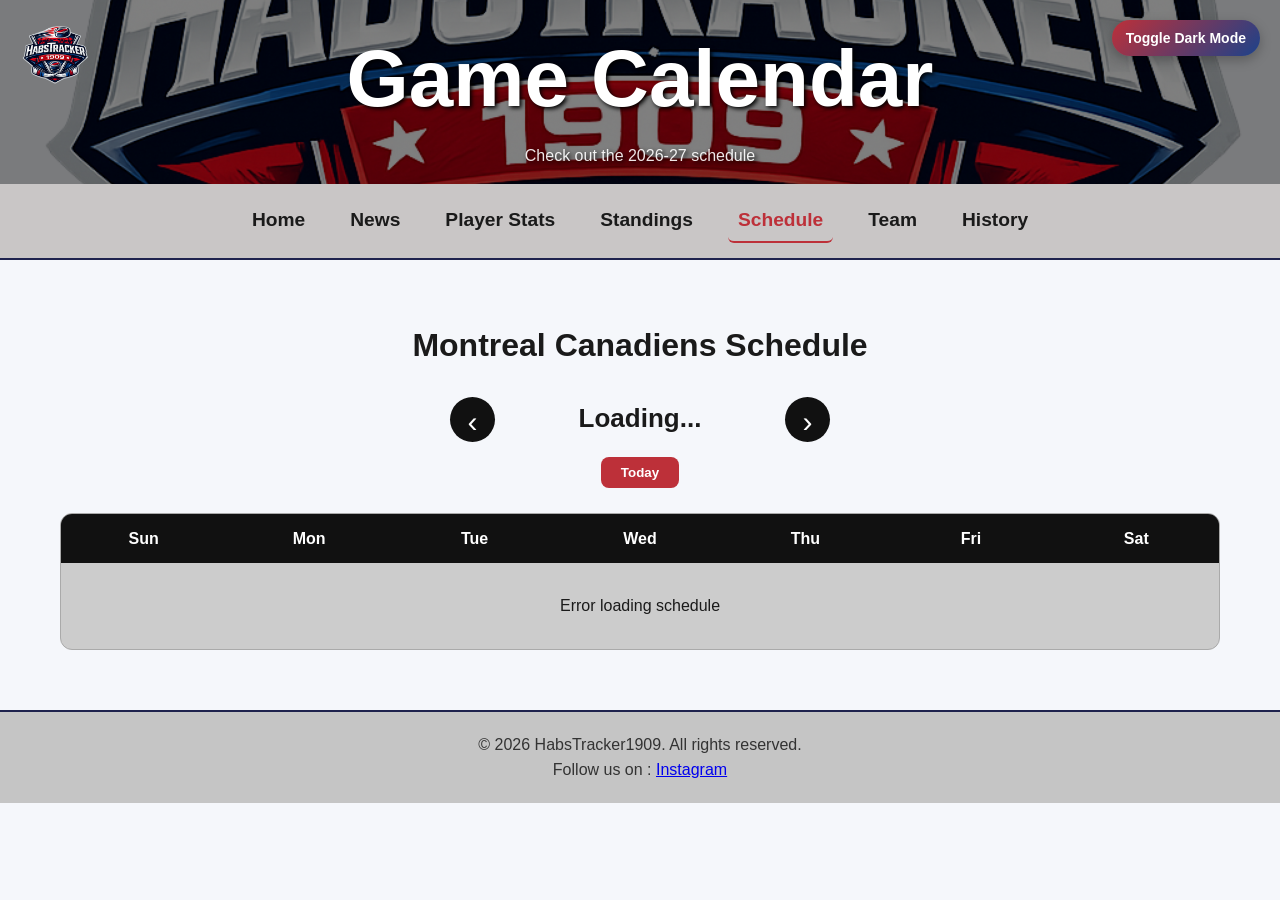
<file: schedule.html>
<!DOCTYPE html>
<html lang="en">
<script src="theme.js"></script>

<head>
    <script>
        (function () {
            const theme = sessionStorage.getItem("theme");

            if (theme === "dark") {
                document.documentElement.classList.add("dark-mode");
            }
        })();
    </script>
    <meta charset="UTF-8">
    <meta name="viewport" content="width=device-width, initial-scale=1.0">
    <title>HabsTracker1909</title>
    <link rel="stylesheet" href="style.css">


</head>


<body>

    <header style="background-image: url('HabsTracker1909Logo.png');
           background-size: cover;
           background-position: center;">
        <div class="header-overlay">
            <img src="HabsTracker1909Logo.png" alt="Logo" class="top-logo">
            <h1 class="title">Game Calendar</h1>
            <p class="tagline">Check out the 2026-27 schedule</p>
            <button class="theme-btn" type="button" onclick="toggleDarkMode()">
                Toggle Dark Mode
            </button>


        </div>
    </header>

    <nav>
        <a href="index.html">Home</a>
        <a href="news.html">News</a>
        <a href="player-stats.html">Player Stats</a>
        <a href="standings.html">Standings</a>
        <a href="schedule.html" class="active">Schedule</a>
        <a href="team.html">Team</a>
        <a href="history.html">History</a>
    </nav>


    <main class="schedule-page">

        <h2>Montreal Canadiens Schedule</h2>

        <div class="calendar-controls">

            <button onclick="previousMonth()">‹</button>

            <h3 id="calendar-month">Loading...</h3>

            <button onclick="nextMonth()">›</button>

        </div>

        <button class="today-btn" onclick="goToToday()">
            Today
        </button>

        <div class="calendar">

            <div class="calendar-header">Sun</div>
            <div class="calendar-header">Mon</div>
            <div class="calendar-header">Tue</div>
            <div class="calendar-header">Wed</div>
            <div class="calendar-header">Thu</div>
            <div class="calendar-header">Fri</div>
            <div class="calendar-header">Sat</div>

            <div id="calendar-days"></div>

        </div>

        <section id="game-details" class="game-details" hidden>
            <button type="button" id="close-game-details" class="close-game-details">
                ✕ Close
            </button>

            <div id="game-details-content">
                Select a game to see details
            </div>

        </section>

    </main>


    <footer>
        <p>&copy; 2026 HabsTracker1909. All rights reserved.</p>
        <p>Follow us on : <a href="https://www.instagram.com/habstracker1909/" target="_blank">Instagram</a></p>
    </footer>


    <script>

        let allGames = [];

        let calendarDate = new Date();


        // ===============================
        // LOAD SCHEDULE
        // ===============================

        async function fetchSchedule() {

            try {

                const res = await fetch(
                    'https://site.api.espn.com/apis/site/v2/sports/hockey/nhl/teams/10/schedule'
                );

                const data = await res.json();

                allGames = data?.events || [];

                renderCalendar();

            } catch (err) {

                console.error("Schedule error:", err);

                document.getElementById("calendar-days").innerHTML =
                    `<p class="schedule-error">
                Error loading schedule
            </p>`;
            }
        }

        function getGameResult(game, isHabsHome, home, away) {
            const competition = game.competitions?.[0];

            const status =
                competition?.status?.type?.name ||
                game.status?.type?.name ||
                "";

            const isFinal =
                status === "STATUS_FINAL" ||
                status === "STATUS_FULL_TIME";

            if (!isFinal) {
                return null;
            }

            const habs = isHabsHome ? home : away;
            const opponent = isHabsHome ? away : home;

            const getScore = team => {
                const score = team.score;

                if (score && typeof score === "object") {
                    return Number(score.value ?? score.displayValue);
                }

                return Number(score);
            };

            const habsScore = getScore(habs);
            const opponentScore = getScore(opponent);

            if (
                !Number.isFinite(habsScore) ||
                !Number.isFinite(opponentScore)
            ) {
                return null;
            }

            const scoreText = `${habsScore} - ${opponentScore}`;

            // Determine whether the game went to overtime or a shootout
            const statusDetail =
                competition?.status?.type?.detail ||
                competition?.status?.type?.shortDetail ||
                "";

            const notes = competition?.notes || [];

            const description = [
                statusDetail,
                ...notes.map(note => note.headline || "")
            ].join(" ").toLowerCase();

            const wasShootout = description.includes("shootout");
            const wasOvertime =
                wasShootout || description.includes("overtime");

            // Determine the Canadiens' result
            if (habsScore > opponentScore) {
                if (wasShootout) return `${scoreText} SOW`;
                if (wasOvertime) return `${scoreText} OTW`;
                return `${scoreText} W`;
            }

            if (habsScore < opponentScore) {
                if (wasShootout) return `${scoreText} SOL`;
                if (wasOvertime) return `${scoreText} OTL`;
                return `${scoreText} L`;
            }

            return `${scoreText} FINAL`;
        }

        function readScore(team) {
            const score = team?.score;

            const value = score && typeof score == "object"
                ? score.value ?? score.displayValue
                : score;

            if (value === undefined || value === null || value === "") {
                return null;
            }

            const number = Number(value);
            return Number.isFinite(number) ? number : null;
        }

        async function fetchGameDetails(
            game,
            isHabsHome,
            home,
            away,
            opponent,
            ganeTime,
            result
        ) {
            const panel = document.getElementById("game-details");
            const content = document.getElementById("game-details-content");

            panel.hidden = false;
            panel.scrollIntoView({ behavior: "smooth", block: "start" });

            content.innerHTML = "<p>Loading game stats...</p>";

            try {
                const response = await fetch(
                    `https://site.api.espn.com/apis/site/v2/sports/hockey/nhl/summary?event=${encodeURIComponent(game.id)}`
                );

                if (!response.ok) {
                    throw new Error("Could not load game stats.");
                }
                const data = await response.json();

                // Prefer the detailed summary data, with schedule data as fallback.
                const summaryCompetition =
                    data.header?.competitions?.[0] ||
                    data.competitions?.[0];

                const summaryTeams = summaryCompetition?.competitors || [];

                const summaryHabs = summaryTeams.find(team =>
                    team.team?.abbreviation === "MTL" ||
                    team.team?.displayName === "Montreal Canadiens"
                );

                const summaryOpponent = summaryTeams.find(team =>
                    team !== summaryHabs
                );

                const habs = summaryHabs || (isHabsHome ? home : away);
                const otherTeam = summaryOpponent || opponent;

                const habsScore = readScore(habs);
                const opponentScore = readScore(otherTeam);

                const scoreAvailable =
                    habsScore !== null && opponentScore !== null;

                const isFinal = result !== null;

                const habsLogo =
                    habs.team?.logo ||
                    habs.team?.logos?.[0]?.href ||
                    "";

                const opponentLogo =
                    otherTeam.team?.logo ||
                    otherTeam.team?.logos?.[0]?.href ||
                    opponent.team.logo ||
                    "";

                // Period-by-period scores, when ESPN supplies them.
                const summaryHome = summaryTeams.find(
                    team => team.homeAway === "home"
                );

                const summaryAway = summaryTeams.find(
                    team => team.homeAway === "away"
                );

                const periodHome = summaryHome || home;
                const periodAway = summaryAway || away;

                const homePeriods = periodHome.linescores || [];
                const awayPeriods = periodAway.linescores || [];

                const periodCount = Math.max(
                    homePeriods.length,
                    awayPeriods.length
                );

                let periodHTML = "";

                for (let i = 0; i < periodCount; i++) {
                    const homePeriod = homePeriods[i];
                    const awayPeriod = awayPeriods[i];

                    const homeValue =
                        homePeriod?.displayValue ??
                        homePeriod?.value ??
                        "-";

                    const awayValue =
                        awayPeriod?.displayValue ??
                        awayPeriod?.value ??
                        "-";

                    periodHTML += `
                <tr>
                    <td>${i + 1}</td>
                    <td>${awayValue}</td>
                    <td>${homeValue}</td>
                </tr>
            `;
                }

                // Scoring plays may not be available for every game.
                const allPlays =
                    Array.isArray(data.scoringPlays) && data.scoringPlays.length > 0
                        ? data.scoringPlays
                        : Array.isArray(data.plays)
                            ? data.plays
                            : [];

                const scoringPlays = allPlays.filter(play => {
                    const type = play.type?.text || play.type?.name || "";
                    const description = play.text || "";

                    return (
                        play.scoringPlay === true ||
                        /goal/i.test(type) ||
                        /scores!/i.test(description)
                    );
                });

                let scoringHTML = "";

                if (scoringPlays.length > 0) {
                    scoringHTML = scoringPlays.map(play => {
                        const scorer =
                            play.scorer?.displayName ||
                            play.participants?.find(person =>
                                person.type?.type === "Scorer" ||
                                person.type?.name === "Scorer"
                            )?.athlete?.displayName ||
                            "";

                        const assists = (play.assists || [])
                            .map(person => person.displayName)
                            .filter(Boolean)
                            .join(", ");

                        const teamName =
                            play.team?.shortDisplayName ||
                            play.team?.displayName ||
                            "";

                        const period =
                            play.period?.displayValue ||
                            play.period?.number ||
                            "";

                        const time = play.clock?.displayValue || "";

                        const description =
                            play.text ||
                            play.shortDescription ||
                            "";

                        return `
                    <div class="details-goal">
                        <div class="details-goal-time">
                            ${period ? `Period ${period}` : ""}
                            ${time ? ` · ${time}` : ""}
                        </div>

                        <strong>${teamName}</strong>

                        <div>
                            ${scorer || description || "Scoring play"}
                        </div>

                        ${assists
                                ? `<small>Assists: ${assists}</small>`
                                : ""
                            }
                    </div>
                `;
                    }).join("");
                } else {
                    scoringHTML = `
                <p>
                    No detailed scoring summary is available
                    from ESPN for this game.
                </p>
            `;
                }

                const dateText = new Date(game.date).toLocaleString([], {
                    dateStyle: "long",
                    timeStyle: "short"
                });

                const statusText = isFinal
                    ? "Final"
                    : game.competitions?.[0]?.status?.type?.detail ||
                    game.status?.type?.detail ||
                    gameTime;

                content.innerHTML = `
            <h2>
                Montreal Canadiens vs ${opponent.team.displayName}
            </h2>

            <p class="details-date">${dateText}</p>
            <p class="details-status">${statusText}</p>

            <div class="details-scoreboard">
                <div>
                    <img src="${habsLogo}" alt="Canadiens logo">
                    <h3>Montreal Canadiens</h3>
                    <div class="details-score">
                        ${habsScore ?? "-"}
                    </div>
                </div>

                <div class="details-versus">VS</div>

                <div>
                    <img src="${opponentLogo}" alt="Opponent logo">
                    <h3>${opponent.team.displayName}</h3>
                    <div class="details-score">
                        ${opponentScore ?? "-"}
                    </div>
                </div>
            </div>

            ${isFinal && result
                        ? `<p class="details-result">${result}</p>`
                        : ""
                    }

            <section class="details-section">
                <h3>Score by Period</h3>

                ${periodHTML
                        ? `
                            <div class="details-table-wrap">
                                <table class="details-table">
                                    <thead>
                                        <tr>
                                            <th>Period</th>
                                            <th>${periodAway.team?.abbreviation || "Away"}</th>
                                            <th>${periodHome.team?.abbreviation || "Home"}</th>
                                        </tr>
                                    </thead>
                                    <tbody>${periodHTML}</tbody>
                                </table>
                            </div>
                        `
                        : "<p>Period scores are not available.</p>"
                    }
            </section>

            <section class="details-section">
                <h3>Scoring Summary</h3>
                <div class="details-scoring">${scoringHTML}</div>
            </section>
        `;

            } catch (error) {
                console.error("Game details error:", error);

                content.innerHTML = `
            <h2>Game Details</h2>
            <p>We couldn't load the detailed stats for this game.</p>
            <p>The game may still have its score available in the calendar.</p>
        `;
            }
        }

        document.getElementById("close-game-details").addEventListener("click", () => {
            document.getElementById("game-details").hidden = true;
        });





        // ===============================
        // RENDER CALENDAR
        // ===============================

        function renderCalendar() {

            const calendarDays =
                document.getElementById("calendar-days");

            calendarDays.innerHTML = "";


            const year = calendarDate.getFullYear();

            const month = calendarDate.getMonth();


            document.getElementById("calendar-month").textContent =
                calendarDate.toLocaleDateString("en-US", {
                    month: "long",
                    year: "numeric"
                });


            const firstDay =
                new Date(year, month, 1).getDay();

            const daysInMonth =
                new Date(year, month + 1, 0).getDate();


            // Empty spaces before first day

            for (let i = 0; i < firstDay; i++) {

                const emptyDay =
                    document.createElement("div");

                emptyDay.className =
                    "calendar-day empty";

                calendarDays.appendChild(emptyDay);
            }


            // Create days

            for (let day = 1; day <= daysInMonth; day++) {

                const dayElement =
                    document.createElement("div");

                dayElement.className =
                    "calendar-day";


                // Today's date

                const today = new Date();

                if (
                    day === today.getDate() &&
                    month === today.getMonth() &&
                    year === today.getFullYear()
                ) {

                    dayElement.classList.add("today");
                }


                const dateNumber =
                    document.createElement("div");

                dateNumber.className =
                    "calendar-date";

                dateNumber.textContent = day;

                dayElement.appendChild(dateNumber);


                // Find games on this day

                const gamesForDay = allGames.filter(game => {

                    const gameDate =
                        new Date(game.date);

                    return (
                        gameDate.getFullYear() === year &&
                        gameDate.getMonth() === month &&
                        gameDate.getDate() === day
                    );

                });


                // Add games

                gamesForDay.forEach(game => {

                    const competition =
                        game.competitions[0];

                    const home =
                        competition.competitors.find(
                            team => team.homeAway === "home"
                        );

                    const away =
                        competition.competitors.find(
                            team => team.homeAway === "away"
                        );


                    const isHabsHome =
                        home.team.displayName ===
                        "Montreal Canadiens";


                    const opponent =
                        isHabsHome ? away : home;


                    const opponentLogo =
                        opponent.team.logo ||
                        opponent.team.logos?.[0]?.href ||
                        "";


                    const gameTime =
                        new Date(game.date).toLocaleTimeString(
                            [],
                            {
                                hour: "numeric",
                                minute: "2-digit"
                            }
                        );


                    const gameElement = document.createElement("div");
                    gameElement.className = "calendar-game";

                    const result = getGameResult(
                        game,
                        isHabsHome,
                        home,
                        away
                    );

                    gameElement.innerHTML = `
    <div class="game-location">
        ${isHabsHome ? "HOME" : "AWAY"}
    </div>

    <img
        src="${opponentLogo}"
        class="calendar-opponent-logo"
        alt="${opponent.team.displayName}"
    >

    <div class="calendar-opponent">
        ${opponent.team.shortDisplayName}
    </div>

    <div class="${result
                            ? "calendar-result " +
                            (result.includes("W") ? "win" :
                                result.includes("L") ? "loss" : "")
                            : "calendar-time"
                        }">
    ${result || gameTime}
</div>
`;

                    gameElement.onclick = () => {
                        fetchGameDetails(
                            game,
                            isHabsHome,
                            home,
                            away,
                            opponent,
                            gameTime,
                            result
                        );
                    };

                    dayElement.appendChild(gameElement);

                });


                calendarDays.appendChild(dayElement);

            }

        }


        // ===============================
        // MONTH CONTROLS
        // ===============================

        function previousMonth() {

            calendarDate.setMonth(
                calendarDate.getMonth() - 1
            );

            renderCalendar();

        }


        function nextMonth() {

            calendarDate.setMonth(
                calendarDate.getMonth() + 1
            );

            renderCalendar();

        }


        function goToToday() {

            calendarDate = new Date();

            renderCalendar();

        }


        // LOAD

        fetchSchedule();

    </script>

</body>
</file>
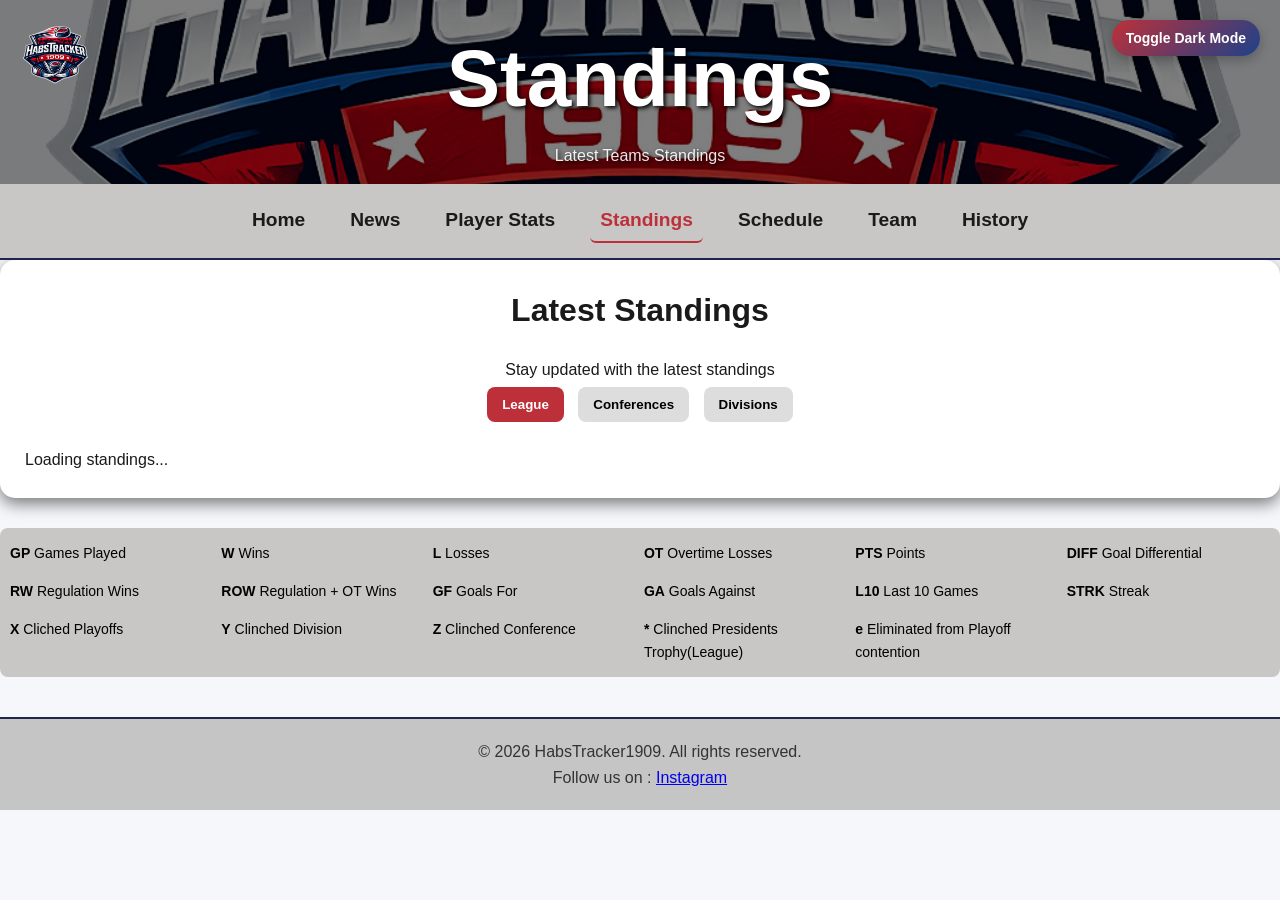
<file: standings.html>
<!DOCTYPE html>
<html lang="en">
<script src="theme.js"></script>

<head>
    <script>
        (function () {
            const theme = sessionStorage.getItem("theme");

            if (theme === "dark") {
                document.documentElement.classList.add("dark-mode");
            }
        })();
    </script>
    <meta name="viewport" content="width=device-width, initial-scale=1.0">
    <title>Document</title>
    <link rel="stylesheet" href="style.css">
    
</head>


<body>
    <header
        style="background-image: url('HabsTracker1909Logo.png'); background-size: cover; background-position: center;">
        <div class="header-overlay">
            <img src="HabsTracker1909Logo.png" alt="Logo" class="top-logo">
            <h1>Standings</h1>
            <p class="tagline">Latest Teams Standings</p>
            <button class="theme-btn" type="button" onclick="toggleDarkMode()">
                Toggle Dark Mode
            </button>
        </div>
    </header>

    <Nav>
        <a href="index.html">Home</a>
        <a href="news.html">News</a>
        <a href="player-stats.html">Player Stats</a>
        <a href="standings.html" class="active">Standings</a>
        <a href="schedule.html">Schedule</a>
        <a href="team.html">Team</a>
        <a href="history.html">History</a>

    </Nav>

    <section class="Standings">
        <h2>Latest Standings</h2>
        <p class="standings-subtitle">Stay updated with the latest standings</p>
        <div style="text-align:center; margin-bottom:20px;">
            <button onclick="setView('league', event)" class="view-btn active">League</button>
            <button onclick="setView('conferences', event)" class="view-btn">Conferences</button>
            <button onclick="setView('divisions', event)" class="view-btn">Divisions</button>
        </div>
        <div id="standings-container">Loading standings...</div>
    </section>
    <script>
        let standingsData = null;
        let currentView = 'league';
        async function fetchNHLStandings() {
            try {
                const response = await fetch(
                    'https://site.web.api.espn.com/apis/v2/sports/hockey/nhl/standings'
                );
                const data = await response.json();

                standingsData = data;
                if (currentView === 'league') {
                    renderStandings();
                }





            } catch (error) {
                console.error(error);
            }
        }
        function renderStandings() {
            const container = document.getElementById('standings-container');

            if (!standingsData) return;

            let html = '';

            if (currentView === 'league') {

                // 🔥 LEAGUE VIEW (ALL TEAMS SORTED)
                let allTeams = [];

                standingsData.children.forEach(conf => {
                    conf.standings.entries.forEach(team => {
                        allTeams.push(team);
                    });
                });

                // Sort by points
                allTeams.sort((a, b) => {
                    const aPts = a.stats.find(s => s.name === 'points')?.value || 0;
                    const bPts = b.stats.find(s => s.name === 'points')?.value || 0;
                    return bPts - aPts;
                });

                html += buildTable(allTeams, "NHL League Standings");

            } else if (currentView === 'conferences') {
                // 🔥 CONFERENCES VIEW 
                standingsData.children.forEach(conf => {
                    const conference = conf.standings?.entries || [];
                    // Group teams by conference name const 
                    conferenceMap = {};
                    conference.forEach(team => {
                        const conferenceName = conf.name || "Unknown Conference";
                        if (!conferenceMap[conferenceName]) {
                            conferenceMap[conferenceName] = [];
                        }
                        conferenceMap[conferenceName].push(team);
                    });
                    // Build tables per conference 
                    Object.keys(conferenceMap).forEach(confName => {
                        let teams = conferenceMap[confName];
                        teams.sort((a, b) => {
                            const aPts = a.stats.find(s => s.name === 'points')?.value || 0;
                            const bPts = b.stats.find(s => s.name === 'points')?.value || 0;
                            return bPts - aPts;
                        });

                        html += buildTable(teams, confName);
                    });
                });
            } else if (currentView === 'divisions') {

                const divisionMap = {
                    "Atlantic": [],
                    "Metropolitan": [],
                    "Central": [],
                    "Pacific": []
                };

                standingsData.children.forEach(conf => {
                    const entries = conf.standings?.entries || [];

                    entries.forEach(team => {

                        const teamName = team.team.displayName;

                        // 🧠 Manual mapping (this is the key fix)
                        if (conf.name === "Eastern Conference") {

                            if (["Boston Bruins", "Toronto Maple Leafs", "Montreal Canadiens", "Buffalo Sabres", "Ottawa Senators", "Detroit Red Wings", "Florida Panthers", "Tampa Bay Lightning"].includes(teamName)) {
                                divisionMap["Atlantic"].push(team);
                            } else {
                                divisionMap["Metropolitan"].push(team);
                            }

                        } else if (conf.name === "Western Conference") {

                            if (["Colorado Avalanche", "Dallas Stars", "Minnesota Wild", "Winnipeg Jets", "St. Louis Blues", "Nashville Predators", "Chicago Blackhawks", "Utah Mammoth"].includes(teamName)) {
                                divisionMap["Central"].push(team);
                            } else {
                                divisionMap["Pacific"].push(team);
                            }
                        }
                    });
                });

                Object.keys(divisionMap).forEach(divName => {

                    let teams = divisionMap[divName];

                    teams.sort((a, b) => {
                        const aPts = a.stats.find(s => s.name === 'points')?.value || 0;
                        const bPts = b.stats.find(s => s.name === 'points')?.value || 0;
                        return bPts - aPts;
                    });

                    html += buildTable(teams, divName);
                });
            }

            container.innerHTML = html;
        }
        function buildTable(teams, title) {
            let html = `
        <h3 style="margin-top:10px;">${title}</h3>
        <table>
            <tr>
                <th>#</th>
                <th>Team</th>
                <th>GP</th>
                <th>W</th>
                <th>L</th>
                <th>OT</th>
                <th>PTS</th>
                <th>DIFF</th>
                <th>RW</th>
                <th>ROW</th>
                <th>GF</th>
                <th>GA</th>
                <th>L10</th>
                <th>STRK</th>
            </tr>
    `;

            teams.forEach((team, index) => {
                const stats = team.stats;

                const gp = stats.find(s => s.name === 'gamesPlayed')?.value || 0;
                const wins = stats.find(s => s.name === 'wins')?.value || 0;
                const losses = stats.find(s => s.name === 'losses')?.value || 0;
                const ot = stats.find(s => s.name === 'overtimeLosses')?.value || 0;
                const pts = stats.find(s => s.name === 'points')?.value || 0;
                //I DID IT!!!
                const diff = stats.find(s => s.name === 'pointsDiff')?.value || 0;
                const gf = stats.find(s => s.name === 'pointsFor')?.value || 0;
                const ga = stats.find(s => s.name === 'pointsAgainst')?.value || 0;
                const l10 = stats.find(s => s.name === 'Last Ten Games')?.displayValue || '0-0-0';
                const strk = stats.find(s => s.name === 'streak')?.displayValue || '';
                const rw = stats.find(s => s.name === 'regWins')?.value || 0;
                const row = stats.find(s => s.name === 'rotWins')?.value || 0;
                const clincher = stats.find(s => s.type === 'clincher');
                const clinchMark = clincher ? clincher.displayValue : '';




                html += `
            <tr ${team.team.displayName === 'Montreal Canadiens' ? 'style="background:rgba(189,48,57,0.2); font-weight:bold;"' : ''}>
                <td>${index + 1}</td>
                <td style="display:flex; align-items:center; gap:8px;">
                    ${clinchMark ? `<span style="color:#000000; font-weight:bold;">${clinchMark}</span>` : ''}
                    <img src="${team.team.logos?.[0]?.href}" width="25">
                    ${team.team.displayName}
                </td>
                
                <td>${gp}</td>
                <td>${wins}</td>
                <td>${losses}</td>
                <td>${ot}</td>
                <td><strong>${pts}</strong></td>
                <td>${diff}</td>
                <td>${rw}</td>
                <td>${row}</td>
                <td>${gf}</td>
                <td>${ga}</td>
                <td>${l10}</td>
                <td>${strk}</td>
            </tr>
        `;
            });

            html += `</table>`;
            return html;
        }
        function setView(view, event) {
            currentView = view;

            document.querySelectorAll('.view-btn').forEach(btn => {
                btn.classList.remove('active');
            });

            event.target.classList.add('active');

            renderStandings();
        }

        
        fetchNHLStandings();
        setInterval(fetchNHLStandings, 600000);
    </script>
    <div class="standings-cat">
        <div><strong>GP</strong> Games Played</div>
        <div><strong>W</strong> Wins</div>
        <div><strong>L</strong> Losses</div>
        <div><strong>OT</strong> Overtime Losses</div>
        <div><strong>PTS</strong> Points</div>
        <div><strong>DIFF</strong> Goal Differential</div>
        <div><strong>RW</strong> Regulation Wins</div>
        <div><strong>ROW</strong> Regulation + OT Wins</div>
        <div><strong>GF</strong> Goals For</div>
        <div><strong>GA</strong> Goals Against</div>
        <div><strong>L10</strong> Last 10 Games</div>
        <div><strong>STRK</strong> Streak</div>
        <div><strong>X</strong> Cliched Playoffs</div>
        <div><strong>Y</strong> Clinched Division</div>
        <div><strong>Z</strong> Clinched Conference</div>
        <div><strong>*</strong> Clinched Presidents Trophy(League)</div>
        <div><strong>e</strong> Eliminated from Playoff contention</div>
    </div>

    <footer>
        <p>&copy; 2026 HabsTracker1909. All rights reserved.</p>
        <p>Follow us on : <a href="https://www.instagram.com/habstracker1909/" target="_blank">Instagram</a></p>
    </footer>

</body>

</html>
</file>
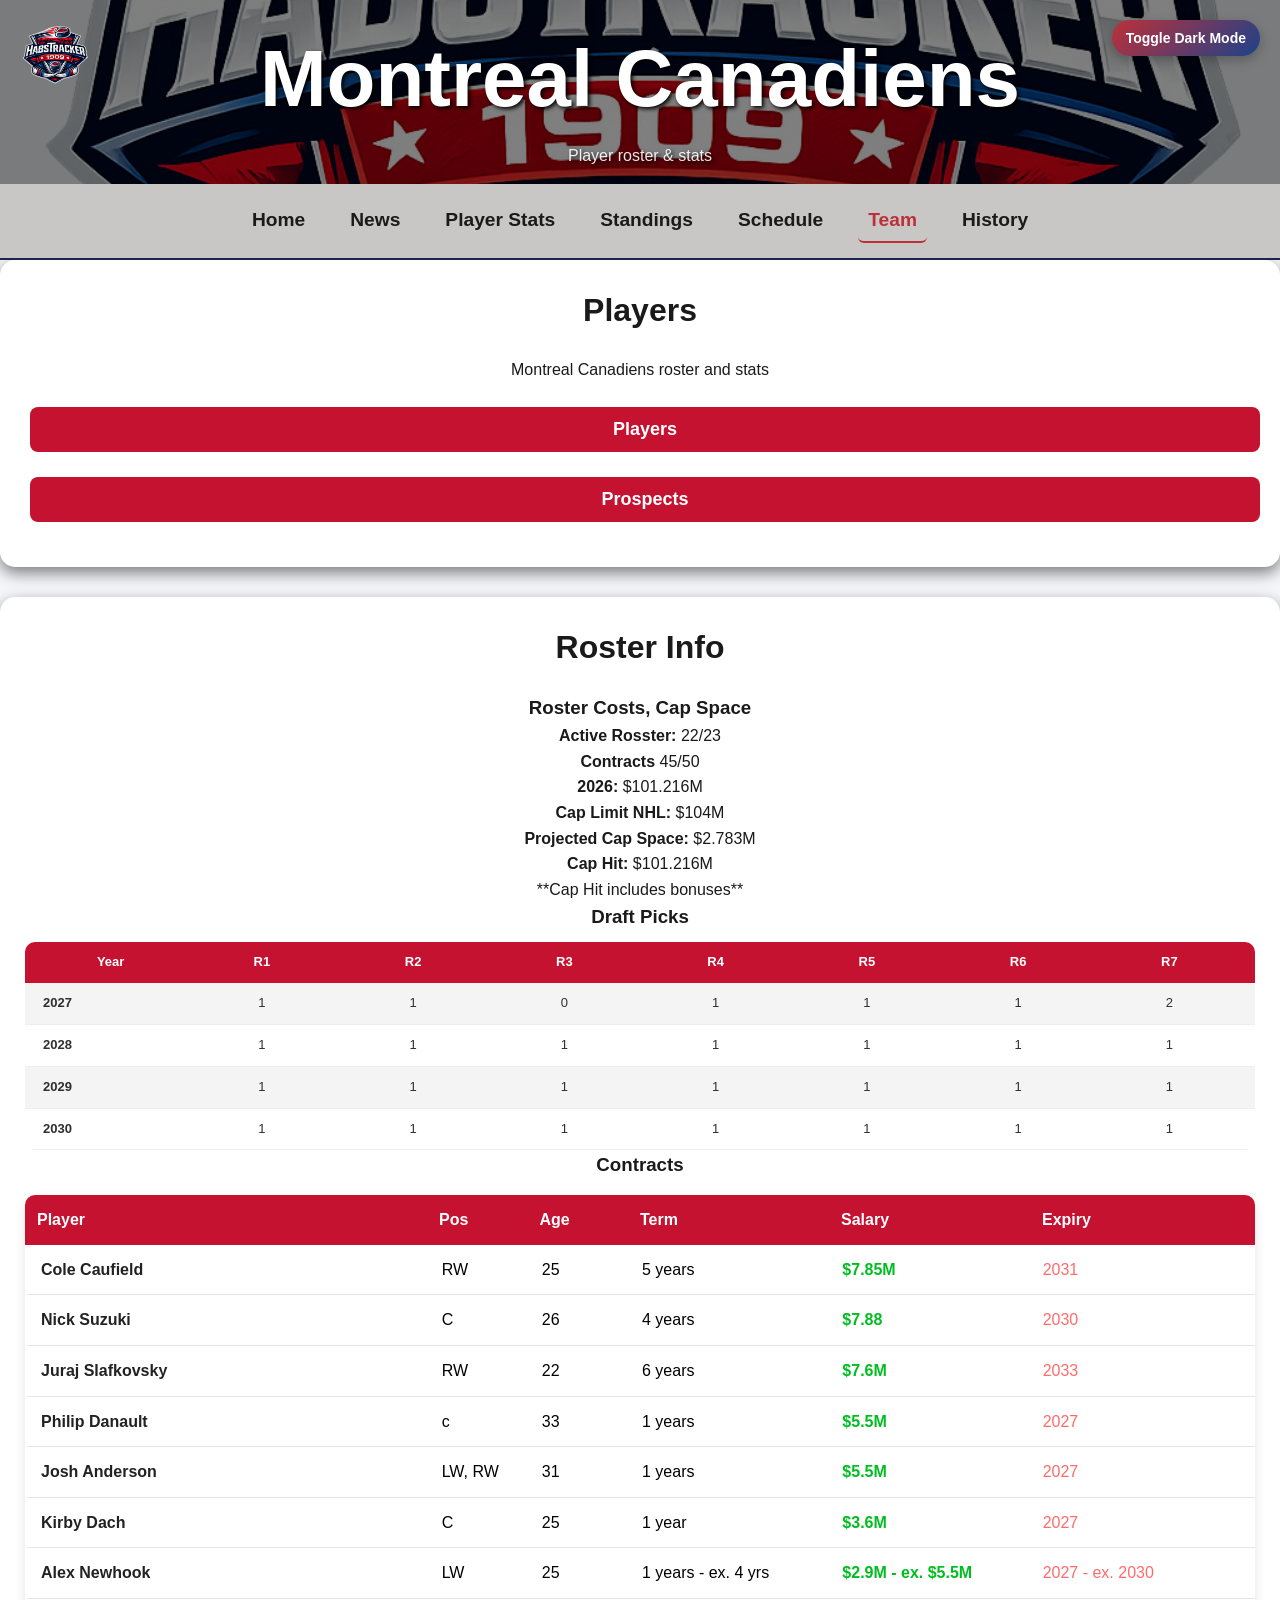
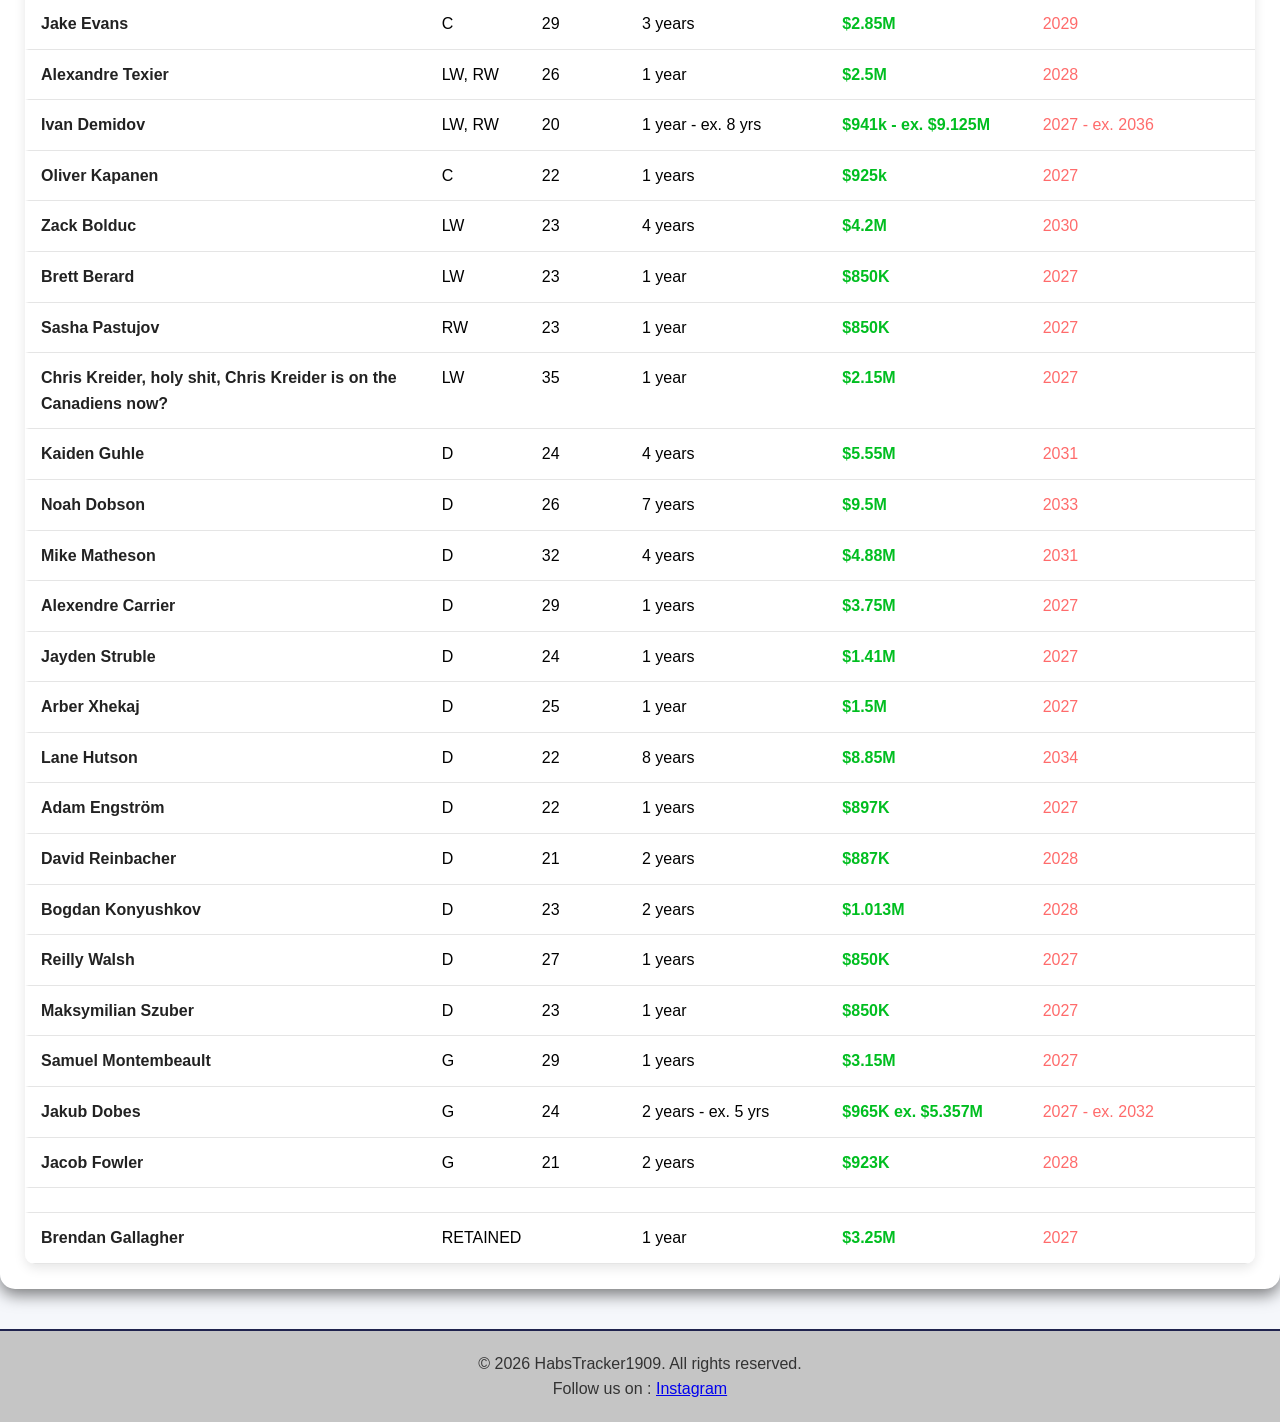
<file: team.html>
<!DOCTYPE html>
<html lang="en">
<script src="theme.js"></script>

<head>
    <script>
        (function () {
            const theme = sessionStorage.getItem("theme");

            if (theme === "dark") {
                document.documentElement.classList.add("dark-mode");
            }
        })();
    </script>
    <meta charset="UTF-8">
    <meta name="viewport" content="width=device-width, initial-scale=1.0">
    <title>Team</title>
    <link rel="stylesheet" href="style.css">

</head>

<body>



    <header
        style="background-image: url('HabsTracker1909Logo.png'); background-size: cover; background-position: center;">
        <div class="header-overlay">
            <img src="HabsTracker1909Logo.png" alt="Logo" class="top-logo">
            <h1>Montreal Canadiens</h1>
            <p class="tagline">Player roster & stats</p>
            <button class="theme-btn" type="button" onclick="toggleDarkMode()">
                Toggle Dark Mode
            </button>
        </div>
    </header>

    <nav>
        <a href="index.html">Home</a>
        <a href="news.html">News</a>
        <a href="player-stats.html">Player Stats</a>
        <a href="standings.html">Standings</a>
        <a href="schedule.html">Schedule</a>
        <a href="team.html" class="active">Team</a>
        <a href="history.html">History</a>
    </nav>

    <main>
        <section class="Team">
            <h2>Players</h2>
            <p class="team-section-description">Montreal Canadiens roster and stats</p>

            <div class="dropdown">
                <button class="dropdown-btn" onclick="toggleDropdown('players-dropdown')">
                    Players
                </button>


                <div id="players-dropdown" class="dropdown-content">

                    <div id="filters" style="margin-bottom:20px;">
                        <button onclick="filterPlayers('ALL')" class="filter-btn active">All</button>
                        <button onclick="filterPlayers('F')" class="filter-btn">Forwards</button>
                        <button onclick="filterPlayers('D')" class="filter-btn">Defense</button>
                        <button onclick="filterPlayers('G')" class="filter-btn">Goalies</button>
                    </div>
                    <div id="sort-buttons" style="margin-bottom: 15px;">
                        <button onclick="setSort('points', event)" class="sort-btn active">Points</button>
                        <button onclick="setSort('goals', event)" class="sort-btn">Goals</button>
                        <button onClick="setSort('assists', event)" class="sort-btn">Assists</button>
                    </div>


                    <div id="players-container">Loading players...</div>

                </div>
            </div>

            <div class="dropdown">
                <button class="dropdown-btn" onclick="toggleDropdown('prospects-section')">
                    Prospects
                </button>

                <div id="prospects-section" class="dropdown-content">
                    <div id="prospects">Loading prospects...</div>
                </div>
            </div>
        </section>

        <section class="roster-info">
            <h2>Roster Info</h2>

            <div class="roster-info-grid">

                <div class="roster-cap-card">
                    <h3>Roster Costs, Cap Space</h3>
                    <ul>
                        <li><strong>Active Rosster:</strong> 22/23</li>
                        <li><strong>Contracts</strong> 45/50</li>
                        <li><strong>2026:</strong> $101.216M</li>
                        <li><strong>Cap Limit NHL:</strong> $104M</li>
                        <li><strong>Projected Cap Space:</strong> $2.783M</li>
                        <li><strong>Cap Hit:</strong> $101.216M</li>
                        <li>**Cap Hit includes bonuses**</li>
                    </ul>
                </div>



                <div id="draft-picks">Loading draft picks...</div>


            </div>


            <div id="contracts-section">
                <div id="contracts">Loading contracts...</div>
            </div>




            </div>
        </section>
    </main>

    <script>

        function toggleDropdown(id) {
            const section = document.getElementById(id);

            if (!section) return;

            section.classList.toggle("open");
        }

        let allPlayers = [];
        let currentSort = "points";
        //test api url
        //https://sports.core.api.espn.com/v2/sports/hockey/leagues/nhl/seasons/2026/athletes/5344178
        //prospect api url
        //https://api-web.nhle.com/v1/prospects/MTL




        async function getPlayerStats(playerId) {
            try {
                const playerRes = await fetch(
                    `https://sports.core.api.espn.com/v2/sports/hockey/leagues/nhl/seasons/2027/athletes/${playerId}`
                );

                const playerData = await playerRes.json();

                const statsRef = playerData?.statistics?.$ref;

                if (!statsRef) {
                    return { goals: "0", assists: "0", points: "0" };
                }

                const statsUrl = statsRef.replace("http://", "https://");

                const statsRes = await fetch(statsUrl);
                const statsData = await statsRes.json();

                const categories = statsData.splits?.categories || [];

                const wantedStats = ["Goals", "Assists", "Points"];
                const statsResult = {};

                categories.forEach(category => {
                    category.stats?.forEach(stat => {
                        if (wantedStats.includes(stat.displayName) && !statsResult[stat.displayName]) {
                            statsResult[stat.displayName] = stat.displayValue;
                        }
                    });
                });

                return {
                    goals: statsResult["Goals"] || "0",
                    assists: statsResult["Assists"] || "0",
                    points: statsResult["Points"] || "0"
                };

            } catch (err) {
                console.error("Stats error:", err);
                return { goals: "-", assists: "-", points: "-" };
            }
        }
        async function getGoalieStats(playerId) {
            try {
                const playerRes = await fetch(`https://sports.core.api.espn.com/v2/sports/hockey/leagues/nhl/seasons/2026/athletes/${playerId}`);
                const playerData = await playerRes.json();

                if (!playerData.statistics || !playerData.statistics.$ref) {
                    return { gaa: "-", savePct: "-", saves: "-", wins: "-" };
                }

                const statsUrl = playerData.statistics.$ref.replace("http://", "https://");
                const statsRes = await fetch(statsUrl);
                const statsData = await statsRes.json();

                const categories = statsData.splits?.categories;

                const goalieStats = {};

                categories?.forEach(category => {
                    category.stats?.forEach(stat => {
                        if (!goalieStats[stat.displayName]) {
                            goalieStats[stat.displayName] = stat.displayValue;
                        }
                    });
                });

                return {
                    gaa: goalieStats["Goals Against Average"] || "0",
                    savePct: goalieStats["Save Percentage"] || "0",
                    saves: goalieStats["Saves"] || "0",
                    wins: goalieStats["Wins"] || "0"
                };

            } catch (err) {
                console.error("Goalie stats error:", err);
                return { gaa: "0", savePct: "0", saves: "0", wins: "0" };
            }
        }
        async function fetchPlayers() {
            try {
                const response = await fetch('https://site.api.espn.com/apis/site/v2/sports/hockey/nhl/teams/10/roster');
                const data = await response.json();

                const athletes = data?.athletes || [];
                allPlayers = [];

                athletes.forEach(group => {
                    group.items.forEach(player => {
                        allPlayers.push(player);
                    });
                });

                displayPlayers(allPlayers);

            } catch (error) {
                console.error(error);
                document.getElementById('players-container').innerHTML =
                    "<p>Error loading players</p>";
            }
        }

        async function displayPlayers(players) {
            const container = document.getElementById('players-container');

            if (!players.length) {
                container.innerHTML = "<p>No players found</p>";
                return;
            }

            let playersWithStats = [];

            for (const player of players) {

                const isGoalie = player.position?.abbreviation === "G";

                let statsData;

                if (isGoalie) {
                    const goalieStats = await getGoalieStats(player.id);

                    statsData = {
                        type: "G",
                        gaa: parseFloat(goalieStats.gaa) || 0,
                        savePct: parseFloat(goalieStats.savePct) || 0,
                        saves: parseInt(goalieStats.saves) || 0,
                        wins: parseInt(goalieStats.wins) || 0
                    };

                } else {
                    const stats = await getPlayerStats(player.id);

                    statsData = {
                        type: "S",
                        goals: parseInt(stats.goals) || 0,
                        assists: parseInt(stats.assists) || 0,
                        points: parseInt(stats.points) || 0
                    };
                }

                playersWithStats.push({
                    player,
                    stats: statsData
                });
            }

            playersWithStats.sort((a, b) => {
                if (a.stats.type === "G") return 1;
                if (b.stats.type === "G") return -1;

                if (currentSort === "goals") {
                    return b.stats.goals - a.stats.goals;
                } else if (currentSort === "assists") {
                    return b.stats.assists - a.stats.assists;
                } else {
                    return b.stats.points - a.stats.points; 
                }
            });

            let html = '';

            playersWithStats.forEach(({ player, stats }) => {

                const height = player.displayHeight || "-";
                const weight = player.displayWeight || "-";
                const headshot = player.headshot?.href || "";

                let statsHtml = "";

                if (stats.type === "G") {
                    statsHtml = `
                GAA: ${stats.gaa} | SV%: ${stats.savePct}<br>
                Saves: ${stats.saves} | Wins: ${stats.wins}
            `;
                } else {
                    statsHtml = `
                G: ${stats.goals} | A: ${stats.assists} | PTS: ${stats.points}
            `;
                }

                html += `
            <div class="player-card" data-pos="${player.position?.abbreviation}">
                <img src="${headshot}">
                <div class="player-name">${player.fullName}</div>
                <div>#${player.jersey || ''} • ${player.position?.abbreviation || ''}</div>

                <div class="player-stats">
                    ${height} | ${weight}<br>
                    ${statsHtml}
                </div>
            </div>
        `;
            });

            document.getElementById('players-container').innerHTML = html;
        }

        function filterPlayers(position) {
            const buttons = document.querySelectorAll('.filter-btn');
            buttons.forEach(btn => btn.classList.remove('active'));

            event.target.classList.add('active');

            if (position === 'ALL') {
                displayPlayers(allPlayers);
                return;
            }

            const filtered = allPlayers.filter(p => {
                if (!p.position) return false;

                if (position === 'F') {
                    return ['C', 'LW', 'RW'].includes(p.position.abbreviation);
                }

                return p.position.abbreviation === position;
            });

            displayPlayers(filtered);
        }

        function setSort(type, event) {
            currentSort = type;

            const buttons = document.querySelectorAll('.sort-btn');
            buttons.forEach(btn => btn.classList.remove('active'));

            event.currentTarget.classList.add('active');

            displayPlayers(allPlayers);
        }
        //prospects
        async function fetchProspects() {
            try {
                const res = await fetch("prospects.json");
                const data = await res.json();

                const mtl = data.MTL;

                const prospects = [
                    ...(mtl.forwards || []),
                    ...(mtl.defensemen || []),
                    ...(mtl.goalies || [])
                ];

                displayProspects(prospects);

            } catch (err) {
                console.error("Prospects error:", err);
                document.getElementById("prospects").innerHTML =
                    "<p>Failed to load prospects</p>";
            }
        }

        function displayProspects(prospects) {
            const container = document.getElementById('prospects');

            if (!container) return;

            if (!prospects.length) {
                container.innerHTML = "<p>No prospects found</p>";
                return;
            }

            let html = `
        <h3>Top Prospects</h3>
        <div class="prospect-grid">
    `;

            prospects.forEach(pro => {

                html += `
            <div class="prospect-card">

                <div class="prospect-name">
                    ${pro.name}
                </div>

                <div class="prospect-pos">
                    ${pro.position} • Age ${pro.age}
                </div>

                <div class="prospect-hand">
                    Shoots/Catches: ${pro.shoots || pro.catches || '-'}
                </div>
                <div class="prospect-team">
                    ${pro.team}
                </div>

                <div class="prospect-league">
                    ${pro.league}
                </div>

                <div class="prospect-physical">
                    ${pro.height} | ${pro.weight}
                </div>

                <div class="prospect-draft">
                    ${pro.draft}
                </div>

            </div>
        `;
            });

            html += `</div>`;
            container.innerHTML = html;
        }

        //contracts
        async function fetchContracts() {
            try {
                const res = await fetch("contracts.json");
                const data = await res.json();

                const mtl = data.MTL;

                const contracts = [
                    ...(mtl.forwards || []),
                    ...(mtl.defensemen || []),
                    ...(mtl.goalies || []),
                    ...(mtl.retained || [])
                ];

                displayContracts(contracts);
            } catch (err) {
                console.error("Contracts error:", err);
                document.getElementById("contracts").innerHTML =
                    "<p>Failed to load contracts</p>";
            }
        }

        function displayContracts(contracts) {
            const container = document.getElementById('contracts');

            if (!container) return;

            if (!contracts.length) {
                container.innerHTML = "<p>No contracts found</p>";
                return;
            }

            let html = `
        
            
        <h3>Contracts</h3>
        <div class="contracts-table">
        <div class="contracts-header">
            <div>Player</div>
            <div>Pos</div>
            <div>Age</div>
            <div>Term</div>
            <div>Salary</div>
            <div>Expiry</div>
        </div>
`;


            contracts.forEach(contract => {

                html += `
        <div class="contract-row">
        <div class="name">${contract.name}</div>
        <div>${contract.position}</div>
        <div>${contract.age}</div>
        <div>${contract.term}</div>
        <div class="salary">${contract.AAV}</div>
        <div class="expiry">${contract.expiring}</div>
    </div>
`;
            });

            html += `</div>`;
            container.innerHTML = html;
        }

        async function fetchDraftPicks() {
    try {
        const res = await fetch("draftPicks.json");
        const data = await res.json();

        const picks = data.MTL;

        displayDraftPicks(picks);

    } catch (err) {
        console.error("Draft picks error:", err);
        document.getElementById("draft-picks").innerHTML =
            "<p>Failed to load draft picks</p>";
    }
}
function displayDraftPicks(picksData) {
    const container = document.getElementById("draft-picks");

    if (!container) return;

    let html = `
<h3>Draft Picks</h3>
<div class="draft-table">

    <div class="draft-header">
        <div>Year</div>
        <div>R1</div>
        <div>R2</div>
        <div>R3</div>
        <div>R4</div>
        <div>R5</div>
        <div>R6</div>
        <div>R7</div>
    </div>
`;

    Object.keys(picksData).forEach(year => {
    const rounds = picksData[year];

    html += `
        <div class="draft-row">
            <div class="year">${year}</div>
            <div>${rounds["1st"] || 0}</div>
            <div>${rounds["2nd"] || 0}</div>
            <div>${rounds["3rd"] || 0}</div>
            <div>${rounds["4th"] || 0}</div>
            <div>${rounds["5th"] || 0}</div>
            <div>${rounds["6th"] || 0}</div>
            <div>${rounds["7th"] || 0}</div>
        </div>
    `;
});

    html += `</div>`;
    container.innerHTML = html;
}

        fetchPlayers();
        fetchProspects();
        fetchContracts();
        fetchDraftPicks();


    </script>



    <footer>
        <p>&copy; 2026 HabsTracker1909. All rights reserved.</p>
        <p>Follow us on : <a href="https://www.instagram.com/habstracker1909/" target="_blank">Instagram</a></p>
    </footer>
</body>

</html>
</file>
<file: style.css>
/* RESET */
* {
  margin: 0;
  padding: 0;
  box-sizing: border-box;
  transition: all 0.2s ease-in-out;
}

/* GLOBAL */
body {
  font-family: 'Segoe UI', Arial, sans-serif;
  background: var(--bg-color);
  color: var(--text-color);
  line-height: 1.6;
}

/* CONTAINER */
.container {

  width: 100%;
  max-width: 1100px;
  margin: 0 auto;
  padding: 0 15px;
}
.site-info {
    text-align: center;
}
/* Dark mode */
:root {
    --bg-color: #f5f7fb;
    --text-color: #1a1a1a;
    --card-bg: #ffffff;
    --accent: #BD3039; /* Canadiens red */
    --secondary: #1d428a; /* Canadiens blue */
    --border-color: #ddd;
    --nav-bg: #c9c6c6;
    --his-text: #1a1a1a;
    --stand-hov: #c9c6c6;
    --stand-cat: #c9c6c6;
    --stand-cat-txt: #000000;
    --team-stats-txt: #000000;
}
.dark-mode {
    --bg-color: #0b0f14;       
    --text-color: #e6edf3;     
    --card-bg: #161b22;        
    --accent: #ff4d5a;         
    --secondary: #4ea1ff;       
    --border-color: #2a2f36;
    --nav-bg: #3f3f3f;
    --his-text: #1a1a1a;
    --stand-hov: #646363b3;
    --stand-cat: #c9c6c6;
    --stand-cat-txt: #000000;
    --team-stats-txt: #000000;
}
/* DARK MODE TOGGLE BUTTON */
.theme-btn {
    position: fixed;
    top: 15px;
    right: 15px;

    padding: 10px 14px;
    border: none;
    border-radius: 999px;

    font-size: 14px;
    font-weight: bold;

    cursor: pointer;

    background: linear-gradient(135deg, #BD3039, #1d428a);
    color: white;

    box-shadow: 0 4px 12px rgba(0,0,0,0.25);

    transition: all 0.25s ease;
}

/* hover effect */
.theme-btn:hover {
    transform: translateY(-2px) scale(1.05);
    box-shadow: 0 8px 18px rgba(0,0,0,0.35);
}

/* active click effect */
.theme-btn:active {
    transform: scale(0.95);
}


html.dark-mode .theme-btn {
    background: linear-gradient(135deg, #1f6feb, #0d1117);
    box-shadow: 0 4px 12px rgba(255,255,255,0.1);
}
.dark-mode #canadiens-card {
    background: linear-gradient(135deg, #BD3039, #111827, #1d428a);
    color: white;
}
.canadiens-title {
    color: rgb(0, 0, 0);
    text-shadow: #ffffff 1px 1px 5px;
    
}
.dark-mode .canadiens-title {
    color: rgb(255, 255, 255);
    text-shadow: #000000 1px 1px 5px;
    
}


/* HEADER */
.header-overlay {
  background: rgba(0,0,0,0.5);
  padding: 15px 20px;
  text-align: center;
  color: rgb(255, 255, 255);
  text-shadow: 2px 2px 4px rgba(0,0,0,1.5);

}

.header-overlay h1 {
  font-size: 5rem;

}
.title {
    color: white;
    text-shadow:
        0 0 12px rgb(0, 0, 0)
        0 0 6px rgb(0, 0, 0);
    
}

.tagline {
  opacity: 0.90;
}

.top-logo {
  position: absolute;
  top: 20px;
  left: 20px;
  width: 70px;
}

/* NAV */
nav {
  display: flex;
  justify-content: center;
  gap: 25px;
  background: var(--nav-bg);
  padding: 15px;
  position: sticky;
  top: 0;
  z-index: 100;
  border-bottom: 2px solid #1f234e;
}

nav a {
  color: var(--text-color);
  text-decoration: none;
  font-weight: bold;
  padding: 6px 10px;
  border-radius: 6px;
  font-size: 1.2rem;
  font-family: 'Trebuchet MS', 'Lucida Sans Unicode', 'Lucida Grande', 'Lucida Sans', Arial, sans-serif;
  font-weight: 900;
}

nav a:hover {
  background: var(--accent);
  color: white;
}

nav .active {
  color: var(--accent);
  border-bottom: 2px solid var(--accent);
}

/* SECTIONS */
section {
  background: var(--card-bg);
  border-radius: 15px;
  padding: 25px;
  margin-bottom: 30px;
  box-shadow: 0 6px 16px rgba(0, 0, 0, 0.5);
}

/* HEADINGS */
h2 {
  text-align: center;
  margin-bottom: 20px;
  font-size: 32px;
  font-weight: bold;
  
}
.hero {
    margin-top: 10px;
}

/* CARD */ 
#canadiens-card { 

  background: linear-gradient(135deg, #eb2c3f, #ffffff, #3c4ce2); 
  background-size: 300% 300%; color: rgb(0, 0, 0); 
  text-shadow: #ffffff91 1px 1px 1px; padding: 20px; 
  border-radius: 12px; margin: 20px 0; text-align: center; 
  box-shadow: 0 6px 10px rgba(0,0,0,0.3); 
  transition: 0.3s; animation: gradientMove 45s ease infinite; 
} 
/*card animation*/ 
@keyframes gradientMove { 
  0% { 
    background-position: 0% 50%; } 
    50% { background-position: 100% 50%; } 
    100% { background-position: 0% 50%; } 
  } 
#canadiens-card:hover { 
  transform: scale(1.03); 
} 
/* SCORE TEXT */ 
#canadiens-score{
    font-size:6rem;
    font-weight:900;
    display:flex;
    justify-content:center;
    align-items:center;
    gap:25px;

    color:#000000;

    text-shadow:
        0 0 5px #ffffff,
        0 0 10px #dadada,
        0 0 20px #9e000085,
        0 0 35px #b90915c2;
}

/*` GOAL ANIMATION use when season starts */
/*@keyframes goalGlow{
    0%{
        transform:scale(1);
        text-shadow:none;
    }

    25%{
        transform:scale(1.2);
        text-shadow:
            0 0 10px white,
            0 0 30px #BD3039,
            0 0 60px #BD3039,
            0 0 90px gold;
    }

    100%{
        transform:scale(1);
        text-shadow:none;
    }
}

.goal-glow{
    animation:goalGlow 1s ease;
}

const score = document.getElementById("canadiens-score");

score.classList.add("goal-glow");

setTimeout(() => {
    score.classList.remove("goal-glow");
}, 1000);
*/

.other-score-header {
    text-align: center;
}
.game-status{
    display:inline-block;
    background:#18a558;
    color:white;
    text-shadow: #000000 1px 1px 2px;
    padding:6px 18px;
    border-radius:30px;
    font-weight:bold;
 font-size:25px;
}
.quick-stats {
display:grid;
grid-template-columns:repeat(1,2fr);

margin:20px 0;
}
.stat-box {
background:white;
padding:15px;
border-radius:12px;
text-align:center;
box-shadow:0 5px 10px rgba(0,0,0,.12);
}
.dark-mode .stat-box {
background:#222;
}

/* TABLE */
table {
  width: 100%;
  border-collapse: collapse;
  margin-top: 15px;
  border-radius: 10px;
  overflow: hidden;
  background: var(--card-bg);
}

th {
  background: #BD3039;
  color: white;
  padding: 12px;
  text-transform: uppercase;
  border-bottom: 1px solid rgba(255,255,255,0.1);
}

td {
  
  font-size: 16px;
  padding: 10px;
  text-align: center;
  border-bottom: 1px solid #bb0a0a;
}

tr:nth-child(even) {
  background: rgba(255,255,255,0.05);
}

tr:hover {
  background: var(--stand-hov);
}

/* HERO */
/* moblie */
@media (max-width: 768px) {
    #canadiens-card {
        width: 100%;
        padding: 10px;
    }
}

/* FOOTER */
footer {
  text-align: center;
  padding: 20px;
  background: #c5c5c5;
  margin-top: 40px;
  border-top: 1px solid #ddd;
  color: #333333;
  border-top: 2px solid #1f234e;
}
.dark-mode footer {
  background: #3f3f3f;
  color: #e6edf3;
  border-top: 2px solid #1f234e;
}

/* MOBILE */
@media (max-width: 768px) {
  nav {
    flex-wrap: wrap;
  }

  .header-overlay h1 {
    font-size: 2rem;
  }

  .top-logo {
    width: 50px;
  }
}

/* FILTER BUTTONS */
.filter-btn {
    padding: 10px 15px;
    margin-right: 10px;
    border: none;
    cursor: pointer;
    background: #eee;
    border-radius: 8px;
    font-weight: bold;
    transition: 0.2s;
}

.filter-btn:hover {
    background: #ccc;
}

.filter-btn.active {
    background: #BD3039;
    color: white;
}

/* PLAYER GRID */
#players-container {
    display: grid;
    grid-template-columns: repeat(auto-fill, minmax(220px, 1fr));
    gap: 20px;
}

/* PLAYER CARD */
.player-card {
    background: linear-gradient(135deg, #BD3039, #1d428a); /* Canadiens colors */
    border-radius: 15px;
    padding: 15px;
    color: white;
    text-align: center;
    transition: transform 0.2s ease, box-shadow 0.2s ease;
}

/* HOVER EFFECT */
.player-card:hover {
    transform: translateY(-8px);
    box-shadow: 0 10px 20px rgba(0,0,0,0.3);
}

/* HEADSHOT */
.player-card img {
    width: 80px;
    height: 80px;
    border-radius: 50%;
    object-fit: cover;
    margin-bottom: 10px;
}

/* NAME */
.player-name {
    font-size: 1.1em;
    font-weight: bold;
}

/* STATS */
.player-stats {
    margin-top: 10px;
    font-size: 0.9em;
}

/*History section*/
/* HISTORY ERA */
.era {
  margin: 15px 0;
  border-radius: 10px;
  overflow: hidden;
}
.history {
    font-size: 1rem;
}

/* CLICKABLE HEADER */

.history-title {
    font-size: 2.2rem;
    font-family: 'Times New Roman', Times, serif;
}
.legends-title {
    font-size: 2.2rem;
    font-family: 'Times New Roman', Times, serif;
}

/* EXPANDED */
.era.active  {
  max-height: 1000px;
  padding: 15px;
}
/* HISTORY DROPDOWN */
.era {
    margin: 15px 0;
}

/* Button */
.era-header {
    width: 100%;
    padding: 15px;
    border: none;
    cursor: pointer;
    text-align: left;
    font-size: 1.4rem;
    font-weight: bold;
    color: white;
    background: linear-gradient(135deg,#BD3039,#1d428a);
    font-family: "Times New Roman", serif;
}

/* Hidden by default */
.era-content {
    max-height: 0;
    overflow: hidden;
    transition: max-height .4s ease;

    background: white;
    border: 2px solid #c41230;
    border-top: none;
    border-radius: 0 0 10px 10px;
    padding: 0 15px;
}

/* Open */
.era.active .era-content {
    max-height: 500px;
    overflow-y: auto;
    padding: 15px;
}

.dark-mode .era-content {
    background: #1e1e1e;
}
/* LEGENDS GRID */
.legend-grid {
    display: grid;
    grid-template-columns: repeat(auto-fit, minmax(280px,1fr));
    gap:25px;
    margin-top:20px;
}



@media (max-width: 768px) {
    .legend-grid {
        grid-template-columns: 1fr;
    }
}

/* LEGEND CARD */
.legend-card {
    background: var(--card-bg);
    border: 2px solid #c41230;
    border-radius: 12px;
    padding: 18px;
    box-shadow: 0 3px 8px rgba(0,0,0,.15);

    display: flex;
    flex-direction: column;
    gap: 10px;

    transition: transform .2s ease, box-shadow .2s ease;
}

.legend-card:hover {
    transform: translateY(-4px);
    box-shadow: 0 8px 18px rgba(0,0,0,.25);
}

/* HEADSHOT */
.legend-card img {
    width: 80px;
    height: 80px;
    border-radius: 50%;
    object-fit: cover;
    margin-bottom: 10px;
}

/* NAME */
.legend-name {
    font-size: 1.3rem;
    font-weight: bold;
    color: #c41230;
    border-bottom: 1px solid rgba(196,18,48,.25);
    padding-bottom: 8px;
    margin-bottom: 6px;
}

/* INFO */
.legend-info {
    color: var(--text-color);
    line-height: 1.6;
    font-size: 0.95rem;
}
.legend-description {
    margin-bottom: 25px;
    font-size: 1.05rem;
    line-height: 1.6;
    text-align: center;
}
/*Cup wins*/
/* STANLEY CUP BANNER */
.cup-banner {
    background: linear-gradient(135deg, #777777, #ffffff, #777777);
    font-family: 'Times New Roman', Times, serif;
    color: rgb(2, 2, 2);
    text-shadow: #acacac 1px 1px 2px;
    text-align: center;
    padding: 30px 20px;
    border-radius: 15px;
    margin: 30px;
    box-shadow: 0 8px 20px rgba(0,0,0,0.4);
    animation: gradientMove 25s ease infinite;
    background-size: 300% 300%;
}

.cup-banner h2 {
    font-size: 2.5rem;
    margin-bottom: 10px;
      font-family: 'Times New Roman', Times, serif;

}

.cup-count {
    font-size: 2.5rem;
    font-weight: bold;
    margin-bottom: 15px;
      font-family: 'Times New Roman', Times, serif;

}

.cup-years {
    font-size: 0.95rem;
    line-height: 1.6;
      font-family: 'Times New Roman', Times, serif;

}


/*game-stats*/

/* ===========================
   Game Buttons
=========================== */

.game-buttons {
    display: flex;
    justify-content: center;
    align-items: center;
    gap: 30px;
    margin: 30px 0;
}

/* Puck Buttons */
.stats-btn {
    background: #111;
    color: rgb(255, 255, 255);
    border: 3px solid #5e5e5e;
    border-radius: 50%;

    width: 110px;
    height: 110px;

    display: flex;
    justify-content: center;
    align-items: center;

    text-align: center;
    font-size: 18px;
    font-weight: bold;
    text-transform: uppercase;
    cursor: pointer;

    box-shadow:
        0 8px 0 #000,
        0 20px 15px rgba(0,0,0,.4);

    transition: all .25s ease;
}

.stats-btn:hover {
    transform: translateY(-5px);

    background: #727272;
    border-color: #363636;

    box-shadow:
        0 12px 0 #333,
        0 16px 20px rgba(0,0,0,.5);
}

.stats-btn:active {
    transform: translateY(4px);

    box-shadow:
        0 3px 0 #222,
        0 8px 10px rgba(0,0,0,.4);
}


/* ===========================
   Expandable Team Stats
=========================== */

.team-stats-content,
.game-stats-content {
    max-height: 0;
    overflow: hidden;
    transition: .4s;
    background: #e4e3e3;
    border-radius: 10px;
    margin-top: 10px;
    padding: 0 15px;
}

.team-stats.active .team-stats-content,
.game-stats.active .game-stats-content {
    max-height: 3000px;
    padding: 15px;
}
.goal-item{
display:flex;
justify-content:space-between;
align-items:center;
padding:12px;
margin-top:10px;
border-left:5px solid #BD3039;
background:#f8f8f8;
border-radius:8px;
}
.dark-mode .goal-item{
background:#222;
}

/* players game stats */
/* GAME STATS DROPDOWN */
/* ===========================
   Game Stats Sections
=========================== */

.game-stats,
.team-stats {
    margin-top: 10px;
}

.stats-content,
.team-stats-content {
    max-height: 0;
    overflow: hidden;
    transition: max-height 0.01s ease-out;
    background: #e4e3e3;
    border-radius: 10px;
    margin-top: 10px;
    padding: 0 15px;
}

.game-stats.active .stats-content,
.team-stats.active .team-stats-content {
    max-height: 3000px;
    padding: 15px;
}
/* GOAL OVERLAY */
#goal-overlay {
  border-radius: 20px;
    position: fixed;
    top: 0;
    left: 0;
    width: 100%;
    height: 100%;

    display: flex;
    justify-content: center;
    align-items: center;

    font-size: 5rem;
    font-weight: bold;

    color: white;
    background: rgba(189, 48, 57, 0.9); /* Canadiens red */

    opacity: 0;
    pointer-events: none;

    z-index: 9999;
}

/* ACTIVE STATE */
#goal-overlay.active {
    animation: goalFlashFull 2.5s ease-in-out;
}

@keyframes goalFlashFull {
    0% {
        opacity: 0;
        transform: scale(0.5);
    }
    30% {
        opacity: 1;
        transform: scale(1.3);
    }
    60% {
        transform: scale(1);
    }
    100% {
        opacity: 0;
    }
}
/* ============================
   SCHEDULE CALENDAR
============================ */

.schedule-page {
    max-width: 1200px;
    margin: 40px auto;
    padding: 20px;
}

.schedule-page > h2 {
    text-align: center;
    font-size: 32px;
    margin-bottom: 20px;
}


/* Calendar controls */

.calendar-controls {
    display: flex;
    justify-content: center;
    align-items: center;
    gap: 30px;
    margin-bottom: 10px;
}

.calendar-controls h3 {
    min-width: 220px;
    text-align: center;
    font-size: 26px;
    margin: 0;
}

.calendar-controls button {
    width: 45px;
    height: 45px;

    border: none;
    border-radius: 50%;

    background: #111;
    color: white;

    font-size: 30px;
    cursor: pointer;

    transition: 0.2s;
}

.calendar-controls button:hover {
    transform: scale(1.1);
    background: #BD3039;
}


/* Today button */

.today-btn {
    display: block;

    margin: 0 auto 25px;

    padding: 8px 20px;

    border: none;
    border-radius: 8px;

    background: #BD3039;
    color: white;

    font-weight: bold;

    cursor: pointer;
}

.today-btn:hover {
    opacity: 0.85;
}


/* Calendar */

.calendar {
    display: grid;

    grid-template-columns:
        repeat(7, 1fr);

    background: #ccc;

    border: 1px solid #aaa;

    border-radius: 12px;

    overflow: hidden;
}


/* Day headings */

.calendar-header {
    background: #111;
    color: white;

    text-align: center;

    padding: 12px 5px;

    font-weight: bold;
}


/* Calendar days container */

#calendar-days {
    display: contents;
}


/* Individual day */

.calendar-day {
    min-height: 140px;

    background: white;

    border-right: 1px solid #ddd;
    border-bottom: 1px solid #ddd;

    padding: 8px;

    position: relative;

    transition: 0.2s;
}

.calendar-day:hover {
    background: #f5f5f5;
}


/* Empty days */

.calendar-day.empty {
    background: #eee;
}


/* Date number */

.calendar-date {
    font-weight: bold;

    font-size: 16px;

    margin-bottom: 5px;
}


/* Today */

.calendar-day.today {
    background: #fff4f4;
}

.calendar-day.today .calendar-date {
    display: inline-flex;

    justify-content: center;
    align-items: center;

    width: 28px;
    height: 28px;

    border-radius: 50%;

    background: #BD3039;
    color: white;
}


/* Game */

.calendar-game {
    background: #111;

    color: white;

    border-radius: 8px;

    padding: 7px;

    margin-top: 5px;

    text-align: center;

    cursor: pointer;

    transition: 0.2s;
}

.calendar-game:hover {
    transform: translateY(-2px);

    box-shadow:
        0 4px 10px rgba(0,0,0,.3);
}


/* HOME / AWAY */

.game-location {
    font-size: 10px;

    font-weight: bold;

    color: #BD3039;

    margin-bottom: 3px;
}


/* Opponent logo */

.calendar-opponent-logo {
    width: 38px;
    height: 38px;

    object-fit: contain;

    display: block;

    margin: 2px auto;
}


/* Opponent */

.calendar-opponent {
    font-weight: bold;

    font-size: 13px;
}


/* Time */

.calendar-time {
    font-size: 11px;

    margin-top: 3px;

    color: #ccc;
}


/* Error */

.schedule-error {
    grid-column: 1 / -1;

    text-align: center;

    padding: 30px;
}


/* ============================
   DARK MODE
============================ */

.dark-mode .calendar-day {
    background: #222;
    color: white;

    border-color: #444;
}

.dark-mode .calendar-day.empty {
    background: #151515;
}

.dark-mode .calendar-day:hover {
    background: #2c2c2c;
}

.dark-mode .calendar-day.today {
    background: #351719;
}

.dark-mode .calendar {
    background: #444;
}


/* =========================================================
   MOBILE
========================================================= */

@media (max-width: 650px) {

    .schedule-page h2 {
        font-size: 26px;
    }

    .schedule-game {
        padding: 15px;
    }

    .schedule-matchup {
        grid-template-columns: 1fr 70px 1fr;

        gap: 5px;
    }

    .full-schedule-logo {
        width: 55px;
        height: 55px;
    }

    .schedule-team {
        font-size: 14px;
    }

    .schedule-score {
        font-size: 20px;
    }

    .schedule-time {
        font-size: 16px;
    }

    .schedule-location {
        font-size: 12px;
    }

}


.team-stats-text  {
    color: var(--team-stats-txt);

}
.game-stats-text  {
    color: var(--team-stats-txt);
}

.team-shots-text {
    color: var(--team-stats-txt);

}
.player-stats-text {
    color: var(--team-stats-txt);
}
.team-stats-name-txt {
    color: var(--team-stats-txt);
}
.no-game-stats {
    color: var(--team-stats-txt);
}
.score-logo{
    width:150px;
    height:150px;
    object-fit:contain;
    filter: drop-shadow(0 0 15px rgb(0, 0, 0));
}
.dark-mode .score-logo {
    filter: drop-shadow(0 0 15px rgba(255, 255, 255, 0.568));
}
.team-cell{
    display:flex;
    align-items:center;
    justify-content:center;
    gap:5px;
    
}

.score-logo2{
    width:30px;
    height:30px;
    object-fit:contain;
    flex-shrink:0;
    margin-top:0.1px;
    
}

.score-txt{
    white-space:nowrap;
}





/* HOME / AWAY BADGE */
.schedule-badge {
    position: absolute;
    top:5px;
    right: 42.5%;
    background: white;
    color: black;
    padding: 3px 8px;
    font-size: 0.7em;
    border-radius: 6px;
    font-weight: bold;
}
.schedule-logo {
    width: 70px;
    height: auto;
}
.view-btn {
    padding: 10px 15px;
    margin: 5px;
    border: none;
    background: #ddd;
    border-radius: 8px;
    cursor: pointer;
    font-weight: bold;
}

.view-btn.active {
    background: #BD3039;
    color: white;
}
.standings-subtitle {
    text-align: center;
    
}
.standings-btn {
    display: block;
    margin: 20px auto 20px auto;
    padding: 10px 20px;
    background: #BD3039;
    color: white;
    border: none;
    border-radius: 8px;
    font-weight: bold;
    cursor: pointer;
}
.standings-btn:hover {
    transform: translateY(-2px) scale(1.0001);
    box-shadow: 0 12px 25px rgba(0,0,0,0.5);
}
.schedule-subtitle {
    text-align: center;
}
.schedule-btn {
    display: block;
    margin: 20px auto 20px auto;
    padding: 10px 20px;
    background: #BD3039;
    color: white;
    border: none;
    border-radius: 8px;
    font-weight: bold;
    cursor: pointer;
}
.schedule-btn:hover {
    transform: translateY(-2px) scale(1.0001);
    box-shadow: 0 12px 25px rgba(0,0,0,0.5);
}

.standings {
  text-align: center;
}
.standings-cat {
    color: var(--stand-cat-txt);
    display: grid;
    grid-template-columns: repeat(auto-fit, minmax(180px, 1fr));
    gap: 8px;
    font-size: 14px;
    background: var(--stand-cat);
    padding: 10px;
    border-radius: 8px;
}

.standings-cat div {
    padding: 4px 0;
}
/* facts */
/* FUN FACTS SECTION */
.Fun-facts {
    padding: 40px 20px;
    text-align: center;
      font-family: 'Times New Roman', Times, serif;

}

.Fun-facts h2 {
    font-size: 2rem;
    margin-bottom: 10px;
      font-family: 'Times New Roman', Times, serif;

}

.Fun-facts p {
    color: var(--text-color);
    margin-bottom: 25px;
      font-family: 'Times New Roman', Times, serif;

}

/* GRID */
.fact-grid {
    display: grid;
    grid-template-columns: repeat(auto-fit, minmax(260px, 1fr));
    gap: 20px;
}

/* CARD */
.fact-card {
    background: linear-gradient(135deg, #BD3039, #1d428a);
    padding: 20px;
    border-radius: 15px;
    text-align: left;
    transition: all 0.25s ease;
    position: relative;
    overflow: hidden;
}

/* GLOW BORDER EFFECT */
.fact-card::before {
    content: '';
    position: absolute;
    top: -2px;
    left: -2px;
    right: -2px;
    bottom: -2px;
    background: linear-gradient(135deg, #BD3039, #1d428a);
    border-radius: 15px;
    z-index: -1;
    filter: blur(8px);
    opacity: 0.7;
}

/* HOVER EFFECT */
.fact-card:hover {
    transform: translateY(-5px) scale(1.02);
    box-shadow: 0 10px 25px rgba(0,0,0,0.4);
}

/* TITLE */
.fact-card h3 {
    font-size: 1.2rem;
    margin-bottom: 10px;
    color: #ffffff;
    text-shadow: #000000 1px 1px 2px;
      font-family: 'Times New Roman', Times, serif;

}

/* TEXT */
.fact-card p {
    font-size: 0.9rem;
    line-height: 1.4;
    color: #f5f5f5;
    text-shadow: #000000 0.5px 0.5px 1px;
      font-family: 'Times New Roman', Times, serif;

}

/* NEWS PAGE */
.news-highlight {
    margin-top: 20px;
    display: grid;
    grid-template-columns: 2fr 1fr;
    gap: 20px;
    background: linear-gradient(135deg, #10182b, #bd3039 65%, #f3f4f7);
    color: white;
}
.injury-top-title{
    margin-top: 20px;
}

.news-highlight h2 {
    text-align: left;
    margin-bottom: 12px;
}

.news-label {
    display: inline-block;
    background: rgba(255, 255, 255, 0.15);
    border: 1px solid rgba(255, 255, 255, 0.35);
    border-radius: 999px;
    padding: 4px 12px;
    margin-bottom: 14px;
    font-size: 0.8rem;
    font-weight: bold;
    letter-spacing: 0.08em;
    text-transform: uppercase;
}

.news-highlight-meta {
    display: grid;
    gap: 14px;
}

.meta-card,
.injury-card,
.impact-card {
    border-radius: 14px;
    padding: 18px;
    box-shadow: 0 6px 14px rgba(0, 0, 0, 0.18);
}

.meta-card {
    background: rgba(255, 255, 255, 0.12);
    border: 1px solid rgba(255, 255, 255, 0.18);
}

.meta-title {
    display: block;
    margin-bottom: 8px;
    font-size: 0.8rem;
    text-transform: uppercase;
    letter-spacing: 0.08em;
    opacity: 0.85;
}

.injury-news-grid,
.injury-impact-grid {
    display: grid;
    grid-template-columns: repeat(auto-fit, minmax(240px, 1fr));
    gap: 20px;
    margin-top: 20px;
}

.injury-source-note {
    text-align: center;
    margin-top: -6px;
    margin-bottom: 18px;
    color: #445;
    font-size: 0.95rem;
}

.injury-source-note.error {
    color: #8b1621;
    font-weight: bold;
}

.injury-card {
    background: var(--nav-bg);
    border-top: 5px solid #bd3039;
}
.injury-card:hover {
    transform: translateY(-5px) scale(1.02);
    box-shadow: 0 10px 25px rgba(0,0,0,0.4);
}


.injury-card-top {
    display: flex;
    justify-content: space-between;
    align-items: center;
    gap: 12px;
    margin-bottom: 10px;
}

.injury-status {
    padding: 5px 10px;
    border-radius: 999px;
    font-size: 0.8rem;
    font-weight: bold;
    text-transform: uppercase;
}

.injury-status.out {
    background: rgba(189, 48, 57, 0.16);
    color: #8b1621;
}
.injury-status.in {
    background: rgba(6, 187, 30, 0.16);
    color: green;
}
.injury-status.gtd{
    background: rgba(11, 134, 28, 0.16);
    color: #168b1c;
}

.injury-status.day-to-day {
    background: rgba(29, 66, 138, 0.16);
    color: #1d428a;
}

.injury-issue {
    font-weight: bold;
    color: #bd3039;
    margin-bottom: 10px;
}

.injury-updated {
    margin-top: 16px;
    font-size: 0.85rem;
    color: #3db62d;
}

.impact-card {
    background: linear-gradient(135deg, #bd3039, #1d428a);
    color: white;
}

.injury-disclaimer {
    text-align: center;
}

@media (max-width: 768px) {
    .news-highlight {
        grid-template-columns: 1fr;
    }

    .injury-card-top {
        align-items: flex-start;
        flex-direction: column;
    }
}
#news-container {
    display: grid;
    grid-template-columns: repeat(auto-fit, minmax(300px, 1fr));
    gap: 20px;
}

.news-card {
    display: block;
    background: #111;
    color: white;
    text-decoration: none;
    border-radius: 12px;
    overflow: hidden;
    transition: transform 0.2s ease;
}

.news-card:hover {
    transform: scale(1.03);
}

.news-card img {
    width: 100%;
    height: 180px;
    object-fit: cover;
}

.news-content {
    padding: 15px;
}

.news-content h3 {
    margin-bottom: 10px;
    font-size: 18px;
}

.news-content p {
    font-size: 14px;
    color: #ccc;
}
.goal-play {
    margin-bottom: 10px;
    padding: 8px;
    border-left: 3px solid red;
    background: #111;
}
.sort-btn {
    padding: 8px 14px;
    margin-right: 8px;
    border: none;
    background: #ddd;
    cursor:pointer;
    border-radius: 6px;

}
.sort-btn.active {
    background: #c8102e;
    color: white;
}
.team-info {
    text-align: center;
    padding: 20px;
}

.team-grid {
    display: grid;
    grid-template-columns: repeat(auto-fit, minmax(250px, 1fr));
    gap: 20px;
    margin-top: 20px;
}

.info-card {
    background: var(--card-bg);
    color: var(--text-color);
    padding: 20px;
    border-radius: 12px;
    box-shadow: 0 4px 12px rgba(0,0,0,0.1);
    text-align: left;
    transition: transform 0.2s ease;
}

.info-card:hover {
    transform: translateY(-5px);
}

.info-card h3 {
    margin-bottom: 10px;
    color: #c8102e; 
}

.info-card ul {
    list-style: none;
    padding: 0;
}
.info-card li {
    margin-bottom: 8px;
    color: var(--text-color);
}

.arena-list {
    list-style: none;
    padding: 0;
}


.main-arena {
    font-size: 18px;
    font-weight: bold;
    margin-bottom: 8px;
}


.other-arena {
    font-size: 14px;
    color: #141414;
    
}
.affiliate-item {
    display: flex;
    align-items: center;
    gap: 12px;
    margin-bottom: 12px;
}

.affiliate-item img {
    width: 40px;
    height: 40px;
    object-fit: contain;
}
.logo-history-container {
    display: flex;
    justify-content: center;
    margin-top: 10px;
}

.logo-history {
    width: 250px;
    height: auto;
}

.playoff-banner.top {
    width: 100%;
    max-width: 1100px;
    margin: 15px auto;

    display: flex;
    align-items: center;
    justify-content: space-between;

    padding: 10px 20px;

    background: linear-gradient(
        90deg,
        #292929,
        #777777,
        #c0c0c0,
        #777777,
        #292929
    );

    background-size: 200% 100%;
    animation: cupShine 10s linear infinite;

    border: 2px solid #333;
    border-radius: 10px;
    box-shadow: 0 0 10px black;
}

.series-text {
    font-size: 30px;
    color: rgb(255, 255, 255);
    text-shadow: #000000 0.5px 0.5px 1px;
    font-weight: bold;
}

/* Cup logos */
.cup-icon {
    width: 200px;
    height: auto;
}


.cup-icon.left {
    margin-right: 10px;
}

.cup-icon.right {
    margin-left: 10px;
}
@keyframes cupShine {
    0% {
        background-position: 0% 0;
    }
    100% {
        background-position: 200% 0;
    }
}
/* PROSPECTS GRID */
.prospect-grid {
    display: grid;
    grid-template-columns: repeat(auto-fill, minmax(120px, 1fr));
    gap: 15px;
}

.prospect-card {
    background: #111;
    border-radius: 12px;
    padding: 10px;
    text-align: center;
    transition: 0.3s;
}

.prospect-card:hover {
    transform: scale(1.05);
}

.prospect-img {
    width: 80px;
    border-radius: 50%;
}

.prospect-name {
    font-weight: bold;
    margin-top: 5px;
}

.prospect-pos {
    font-size: 12px;
    opacity: 0.7;
}


/*penalties*/
.penalty-play {
    margin-bottom: 10px;
    padding: 8px;
    border-left: 3px solid orange;
    background: #111;
    color: white;
    border-radius: 6px;
}

#penalty-container {
    margin-top: 10px;
}
.no-stat-yet {
    color: var(--team-stats-txt);
}


#prospects {
    margin-top: 20px;
}

.prospect-grid {
    display: grid;
    grid-template-columns: repeat(auto-fit, minmax(220px, 1fr));
    gap: 16px;
    margin-top: 15px;
}



.prospect-card {
    background: #ffffff;
    border-radius: 14px;
    padding: 15px;
    box-shadow: 0 6px 18px rgba(0,0,0,0.12);
    transition: transform 0.2s ease, box-shadow 0.2s ease;
    border-left: 4px solid #c41230; 
}

.prospect-card:hover {
    transform: translateY(-5px);
    box-shadow: 0 10px 25px rgba(0,0,0,0.18);
}



.prospect-name {
    font-size: 18px;
    font-weight: bold;
    margin-bottom: 6px;
    color: #111;
}

.prospect-pos,
.prospect-hand {
    font-size: 14px;
    color: #444;
    margin-bottom: 6px;
}

.prospect-team,
.prospect-league,
.prospect-physical,
.prospect-draft {
    font-size: 13px;
    color: #666;
    margin-top: 2px;
}



.prospect-rating {
    margin-top: 8px;
    font-weight: bold;
    color: #c41230;
}



.dark-mode .prospect-card {
    background: #9a9a9a;
    color: #969696;
    box-shadow: 0 6px 18px rgba(0,0,0,0.5);
}

.dark-mode .prospect-name {
    color: #000000;
}

.dark-mode .prospect-pos,
.dark-mode .prospect-team,
.dark-mode .prospect-league,
.dark-mode .prospect-physical,
.dark-mode .prospect-draft {
    color: #000000;
}



.dropdown {
    margin-bottom: 15px;
}

.dropdown-btn {
    width: 100%;
    padding: 12px;
    font-size: 18px;
    font-weight: bold;
    background: #c41230; 
    color: white;
    border: none;
    cursor: pointer;
    border-radius: 8px;
    text-align: center;
    
}

.dropdown-btn:hover {
    background: #a30f27;
}

.dropdown-content {
    max-height: 0;
    overflow: hidden;
    transition: max-height 0.3s ease;
    background: #f4f4f4;
    border-radius: 0 0 10px 10px;
    padding: 0 15px;
}

.dropdown-content.open {
    max-height: 2000px; 
    padding: 15px;
}

/* dark mode */
.dark-mode .dropdown-content {
    background: #1e1e1e;
    color: white;
}
.contracts-grid {
    display: grid;
    grid-template-columns: repeat(auto-fit, minmax(220px, 1fr));
    gap: 15px;
    margin-top: 10px;
}

.contract-card {
    background: #fff;
    padding: 12px;
    border-radius: 10px;
    border-left: 4px solid #c41230;
    box-shadow: 0 4px 12px rgba(0,0,0,0.1);
}

.contract-name {
    font-weight: bold;
    font-size: 16px;
}
.contracts-table {
    background: #ffffff;
    border-radius: 10px;
    overflow: hidden;
    margin-top: 15px;
    box-shadow: 0 4px 12px rgba(0,0,0,0.1);
}

/* HEADER */
.contracts-header {
    display: grid;
    grid-template-columns: 2fr 0.5fr 0.5fr 1fr 1fr 1fr;
    background: #c41230; 
    color: white;
    padding: 12px;
    font-weight: bold;
}

/* ROWS */
.contract-row {
    display: grid;
    grid-template-columns: 2fr 0.5fr 0.5fr 1fr 1fr 1fr;
    padding: 12px;
    border-bottom: 1px solid #e5e5e5;
    border-left: 4px solid transparent;
    background: #ffffff;
    transition: background 0.2s ease;
}

.contract-row:hover {
    background: #f9f9f9;
    border-left: 4px solid #c41230;
}

/* ALT ROW STRIPE */
.contract-row:nth-child(even) {
    background: #f4f4f4;
}

.contract-row .name {
    font-weight: bold;
    color: #222;
}

.contract-row .salary {
    color: #00be20; 
    font-weight: bold;
}

/* EXPIRY TAG STYLE */
.contract-row .expiry {
    color: #ff6b6b;
}

/* ALT ROW STRIPING */
.contract-row:nth-child(even) {
    background: rgba(255,255,255,0.02);
}
.contract-row div {
    color: #000000; /* base text */
}

.contract-row .position {
    color: #0077cc;
}

.contract-row .age {
    color: #ffffff;
}

.contract-row .term {
    color: #ffffff;
}
.dark-mode .contracts-table {
    background: #1a1a1a;
}

.dark-mode .contracts-header {
    background: #001f5b; 
    color: white;
}

.dark-mode .contract-row {
    background: #222;
    border-bottom: 1px solid #333;
}

.dark-mode .contract-row:nth-child(even) {
    background: #1c1c1c;
}

.dark-mode .contract-row:hover {
    background: #2a2a2a;
}

.dark-mode .contract-row .salary {
    color: #16ba00; 
}
.dark-mode .contract-row div {
    color: #ffffff; 
}
.draft-table {
    background: #ffffff;
    border-radius: 10px;
    overflow: hidden;
    margin-top: 10px;
    font-size: 13px;
}

/* HEADER */
.draft-header {
    display: grid;
    grid-template-columns: 1fr repeat(7, 1fr);
    background: #c41230; 
    color: white;
    padding: 10px;
    font-weight: bold;
    text-align: center;
}

/* ROWS */
.draft-row {
    display: grid;
    grid-template-columns: 1fr repeat(7, 1fr);
    padding: 10px;
    text-align: center;
    border-bottom: 1px solid #eee;
    transition: background 0.2s ease;
}

.draft-row:nth-child(even) {
    background: #f4f4f4;
}

.draft-row:hover {
    background: #f9f9f9;
}

/* YEAR COLUMN */
.draft-row .year {
    font-weight: bold;
    text-align: left;
    padding-left: 8px;
}
.dark-mode .draft-table {
    background: #1a1a1a;
}

.dark-mode .draft-header {
    background: #001f5b;
}

.dark-mode .draft-row {
    border-bottom: 1px solid #333;
}

.dark-mode .draft-row:nth-child(even) {
    background: #1c1c1c;
}

.dark-mode .draft-row:hover {
    background: #2a2a2a;
}
.draft-row div:empty,
.draft-row div {
    opacity: 0.9;
}
.draft-row div:contains("0") {
    opacity: 0.4;
}
.roster-cap-card ul {
    text-align: center;
    list-style: none;
    padding: 0;
    margin: 0;
}
.roster-info h3 {
    text-align: center;
    
}
.guess-game {
    margin-top: 20px;
}
.game-card {
    background: #ffffff;
    padding: 20px;
    border-radius: 12px;
    text-align: center;
    max-width: 400px;
    margin: auto;
}
.game-card img {
    width: 180px;
    height: 180px;
    object-fit: cover;
    filter: blur(12px);
    transition: filter 0.3s ease;
    margin-bottom: 15px;
}

.game-card img.revealed {
    filter: blur(0);
}

#guess-input {
    padding: 10px;
    width: 80%;
    margin-bottom: 10px;
}

button {
    padding: 8px 12px;
    margin: 5px;
    cursor: pointer;
}

#feedback {
    margin-top: 10px;
    font-weight: bold;
}

#hints {
    margin-top: 10px;
    font-size: 14px;
    color: #555;
}

/* Dark mode */
.dark-mode .game-card {
    background: #1a1a1a;
}

.dark-mode #hints {
    color: #ccc;
}
.autocomplete-wrapper {
    position: relative;
    width: 80%;
    margin: auto;
}

.autocomplete-items {
    position: absolute;
    top: 100%;
    left: 0;
    right: 0;
    background: white;
    border: 1px solid #ddd;
    border-top: none;
    z-index: 1000;
    max-height: 200px;
    overflow-y: auto;
    border-radius: 0 0 8px 8px;
}

.autocomplete-item {
    padding: 8px;
    cursor: pointer;
}

.autocomplete-item:hover {
    background: #f0f0f0;
}

/* dark mode */
.dark-mode .autocomplete-items {
    background: #1a1a1a;
    border-color: #333;
}

.dark-mode .autocomplete-item:hover {
    background: #333;
}

.team-section-description {
    text-align: center;
    margin-bottom: 20px;
}
.history-description {
    text-align: center;
    margin-bottom: 20px;
}

/* Final game results */
.calendar-result {
    font-weight: bold;
    font-size: 0.9rem;
    margin-top: 5px;
}

.calendar-result.win {
    color: #218838;
}

.calendar-result.loss {
    color: #BD3039;
}

.game-details {
    max-width: 900px;
    margin: 30px auto;
    padding: 24px;
    border-radius: 14px;
    background: var(--card-bg, #f2f2f2);
    box-shadow: 0 30px 12px rgba(0, 0, 0, 0.12);
}
.game-details[hidden] {
    display: none;
}

.close-game-details {
    display: block;
    margin-left: auto;
    padding: 9px 14px;
    border: none;
    border-radius: 7px;
    background: #BD3039;
    color: white;
    font-weight: bold;
    cursor: pointer;
}

.close-game-details:hover {
    opacity: 0.85;
}

.details-date,
.details-status {
    text-align: center;
    opacity: 0.8;
}

.details-scoreboard {
    display: grid;
    grid-template-columns: 1fr auto 1fr;
    align-items: center;
    gap: 15px;
    text-align: center;
    margin: 25px 0;
}

.details-scoreboard img {
    width: 85px;
    height: 85px;
    object-fit: contain;
}

.details-scoreboard h3 {
    font-size: 1rem;
}

.details-score {
    font-size: 2.5rem;
    font-weight: bold;
}

.details-versus {
    font-weight: bold;
    opacity: 0.7;
}

.details-result {
    text-align: center;
    color: #BD3039;
    font-size: 1.2rem;
    font-weight: bold;
}

.details-section {
    margin-top: 25px;
    padding-top: 15px;
}

.details-section h3 {
    border-bottom: 2px solid #BD3039;
    padding-bottom: 10px;
}

.details-table-wrap {
    width: 100%;
    overflow-x: auto;
}

.details-table {
    width: 100%;
    border-collapse: collapse;
    text-align: center;
}

.details-table th,
.details-table td {
    padding: 12px;
    border-bottom: 1px solid #ccc;
}

.details-table thead th {
    background: #BD3039;
    color: white;
}

.details-scoring {
    display: flex;
    flex-direction: column;
    gap: 12px;
}

.details-goal {
    padding: 14px;
    border-left: 4px solid #BD3039;
    border-radius: 6px;
    background: var(--recap-goal-bg, rgba(128, 128, 128, 0.12));
    overflow-wrap: anywhere;
}

.details-goal-time {
    font-size: 0.85rem;
    opacity: 0.75;
    margin-bottom: 6px;
}

.details-goal small {
    display: block;
    margin-top: 5px;
}

@media (max-width: 600px) {
    .game-details {
        margin: 20px 10px;
        padding: 15px;
    }

    .details-scoreboard {
        gap: 8px;
    }

    .details-scoreboard img {
        width: 55px;
        height: 55px;
    }

    .details-scoreboard h3 {
        font-size: 0.85rem;
    }

    .details-score {
        font-size: 1.8rem;
    }
}

/* Player Stats page */

.player-stats-header {
    background: #BD3039;
    color: white;
    text-align: center;
    padding: 28px 16px;
}

.player-stats-header h1 {
    margin: 0 0 8px;
}

.player-stats-header p {
    margin: 0;
}

.player-stats-nav {
    display: flex;
    justify-content: center;
    flex-wrap: wrap;
    gap: 8px;
    padding: 12px;
    background: #171717;
}

.player-stats-nav a {
    color: white;
    text-decoration: none;
    padding: 10px 14px;
    border-radius: 6px;
}

.player-stats-nav a:hover,
.player-stats-nav a.active {
    background: #BD3039;
}


/* PLAYER STATS LEADERBOARD */

.player-stats-page {
    width: 100%;
    max-width: 1100px;
    margin: 30px auto;
    padding: 0 15px;
}

.leaderboard-intro {
    text-align: center;
    background: var(--card-bg);
    color: var(--text-color);
    border-radius: 15px;
    padding: 25px;
    margin-bottom: 25px;
    box-shadow: 0 6px 16px rgba(0, 0, 0, 0.2);
}

.leaderboard-intro p {
    margin-top: 8px;
}

.leaderboard-controls {
    display: flex;
    justify-content: center;
    align-items: center;
    flex-wrap: wrap;
    gap: 12px;
    padding: 20px;
    margin-bottom: 20px;
    background: var(--card-bg);
    color: var(--text-color);
    border-radius: 12px;
    box-shadow: 0 4px 12px rgba(0, 0, 0, 0.12);
}

.leaderboard-controls input,
.leaderboard-controls select {
    padding: 10px 12px;
    border: 1px solid var(--border-color);
    border-radius: 8px;
    background: var(--bg-color);
    color: var(--text-color);
    font: inherit;
}

.leaderboard-controls button {
    padding: 10px 16px;
    border: none;
    border-radius: 8px;
    background: var(--accent);
    color: white;
    font-weight: bold;
    cursor: pointer;
}

.leaderboard-controls button:hover {
    transform: translateY(-2px);
    box-shadow: 0 5px 12px rgba(0, 0, 0, 0.2);
}

#stats-status {
    text-align: center;
    margin: 15px 0;
    color: var(--text-color);
}

.leaderboard-table-wrap {
    overflow-x: auto;
    background: var(--card-bg);
    border-radius: 12px;
    box-shadow: 0 4px 12px rgba(0, 0, 0, 0.15);
}

.leaderboard-table {
    width: 100%;
    border-collapse: collapse;
    background: var(--card-bg);
    color: var(--text-color);
}

.leaderboard-table th {
    background: var(--accent);
    color: white;
    padding: 14px 12px;
    text-transform: uppercase;
}

.leaderboard-table td {
    padding: 12px;
    text-align: center;
    border-bottom: 1px solid var(--border-color);
}

.leaderboard-table tbody tr:hover {
    background: var(--stand-hov);
}

.leaderboard-note {
    text-align: center;
    color: var(--text-color);
    margin: 18px 0;
    font-size: 0.9rem;
}

@media (max-width: 768px) {
    .leaderboard-controls {
        flex-direction: column;
        align-items: stretch;
    }

    .leaderboard-controls input,
    .leaderboard-controls select,
    .leaderboard-controls button {
        width: 100%;
    }
}


/* TOP 3 SCORING LEADERS */

.top-scorers {
    margin: 25px 0;
    padding: 25px;
    background: var(--card-bg);
    color: var(--text-color);
    border: 1px solid var(--border-color);
    border-radius: 15px;
    box-shadow: 0 5px 15px rgba(0, 0, 0, 0.12);
}

.top-scorers h2 {
    text-align: center;
    margin: 0 0 22px;
}

.top-scorers-grid {
    display: grid;
    grid-template-columns: repeat(3, minmax(0, 1fr));
    gap: 18px;
}

.scorer-card {
    padding: 22px 14px;
    text-align: center;
    background: var(--bg-color);
    border: 1px solid var(--border-color);
    border-radius: 12px;
    transition: transform 0.2s ease, box-shadow 0.2s ease;
}

.scorer-card:hover {
    transform: translateY(-4px);
    box-shadow: 0 6px 14px rgba(0, 0, 0, 0.15);
}

.scorer-rank {
    font-size: 1.7rem;
    margin-bottom: 10px;
}

.scorer-name {
    font-size: 1.05rem;
    font-weight: bold;
    margin-bottom: 12px;
}

.scorer-points {
    color: var(--accent);
    font-size: 1.8rem;
    font-weight: bold;
}

.scorer-label {
    font-size: 0.85rem;
    opacity: 0.8;
}

.scorer-details {
    margin-top: 10px;
    font-size: 0.9rem;
}

@media (max-width: 650px) {
    .top-scorers-grid {
        grid-template-columns: 1fr;
    }
}


/* GOALIE LEADERBOARD */

.goalie-leaderboard {
    margin: 25px 0;
    padding: 25px;
    background: var(--card-bg);
    color: var(--text-color);
    border: 1px solid var(--border-color);
    border-radius: 15px;
    box-shadow: 0 5px 15px rgba(0, 0, 0, 0.12);
}

.goalie-leaderboard h2 {
    text-align: center;
    margin-top: 0;
}

.goalie-description {
    text-align: center;
    margin-bottom: 20px;
}

#goalie-status {
    text-align: center;
    margin: 15px 0;
}

#goalie-leaderboard-body tr:first-child td:first-child {
    font-weight: bold;
}

@media (max-width: 650px) {
    .goalie-leaderboard {
        padding: 12px;
    }

    .goalie-leaderboard .leaderboard-table th,
    .goalie-leaderboard .leaderboard-table td {
        padding: 9px 7px;
        font-size: 0.85rem;
    }
}
</file>
